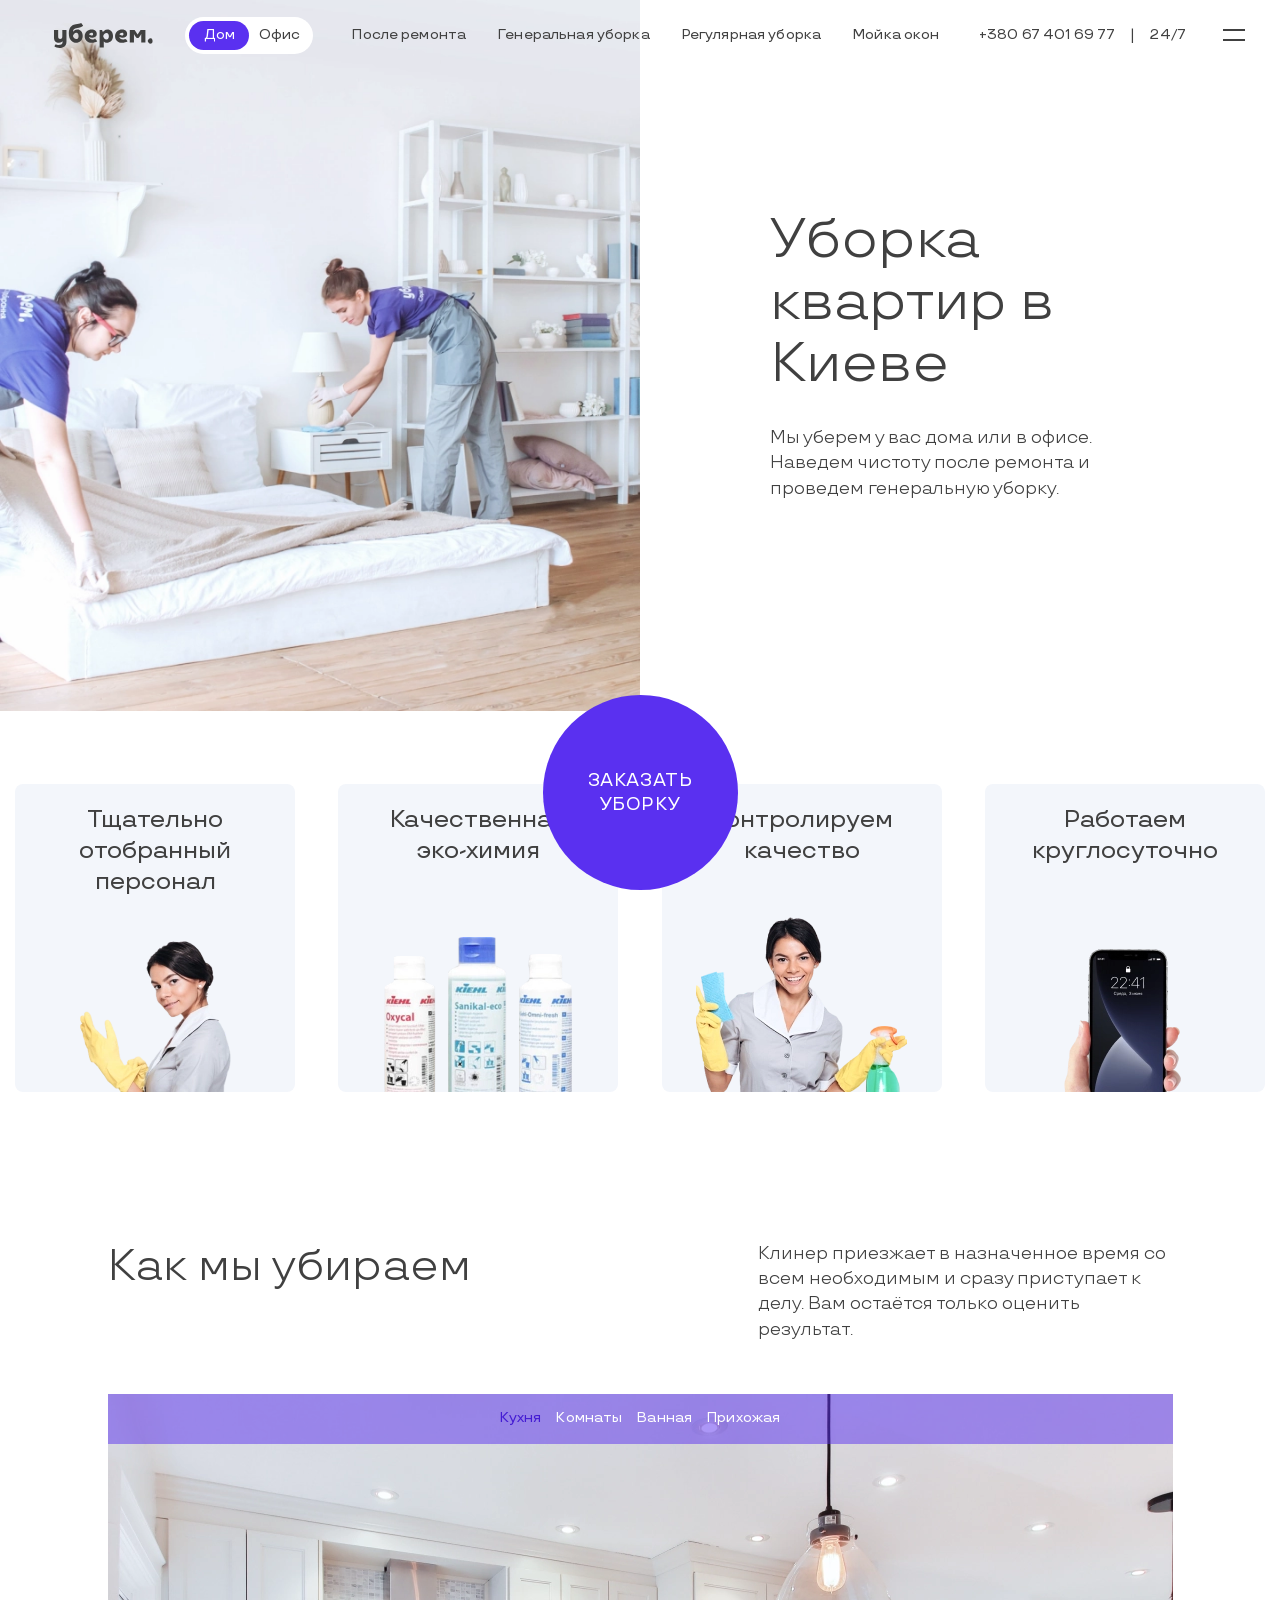
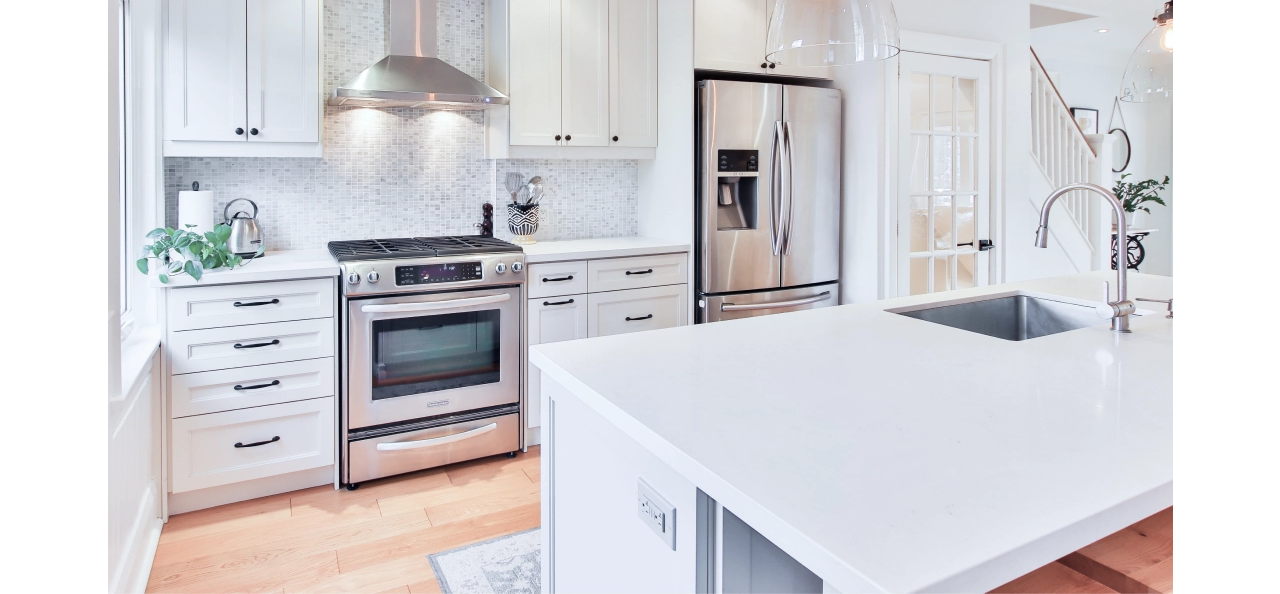
<file: index.html>
<!doctype html>
<html data-n-head-ssr>

<head>
    <meta data-n-head="ssr" charset="utf-8"><meta data-n-head="ssr" name="viewport" content="width=device-width,initial-scale=1,maximum-scale=1,user-scalable=no"><meta data-n-head="ssr" data-hid="description" name="description" content=""><meta data-n-head="ssr" name="format-detection" content="telephone=no"><title>redlab</title><link data-n-head="ssr" rel="icon" type="image/png" href="/icon.png"><link data-n-head="ssr" type="font/ttf" href="/_nuxt/fonts/TTTravels-Regular.92a0c30.ttf" rel="preload" data-class="font_tt_travels font_tt_travels_400_normal" as="font" crossorigin="anonymous" onload='document.documentElement.classList.add("font_tt_travels","font_tt_travels_400_normal")'><link rel="preload" href="/_nuxt/35b1c0f.js" as="script"><link rel="preload" href="/_nuxt/af58a44.js" as="script"><link rel="preload" href="/_nuxt/5d69825.js" as="script"><link rel="preload" href="/_nuxt/a06b39e.js" as="script"><link rel="preload" href="/_nuxt/939958e.js" as="script"><link rel="preload" href="/_nuxt/e70d945.js" as="script"><link rel="preload" href="/_nuxt/a20a121.js" as="script"><link rel="preload" href="/_nuxt/39a92c3.js" as="script"><link rel="preload" href="/_nuxt/0102493.js" as="script"><style data-vue-ssr-id="6724336e:0 ce8636c4:0 2ac78f7c:0 7428f17c:0 3cbfac70:0 49569972:0 506f0eb5:0 260b72d0:0 05957cf2:0 1b9291bb:0 08b3b5da:0 6be71311:0 ebd099f8:0 1fbb96ed:0 6a83555c:0 530cd76e:0">@font-face{font-display:swap;font-family:TTTravels;font-style:normal;font-weight:400;src:local("TTTravels-Regular"),url(/_nuxt/fonts/TTTravels-Regular.92a0c30.ttf) format("truetype")}@font-face{font-display:swap;font-family:TTTravels;font-style:normal;font-weight:500;src:local("TTTravels-Medium"),url(/_nuxt/fonts/TTTravels-Medium.3ed3b93.ttf) format("truetype")}html{background:#fff;overflow-x:hidden}*,html{scroll-behavior:smooth}*{box-sizing:border-box;color:#404040;font-family:TTTravels;font-size:18px;font-style:normal;font-weight:400;line-height:140%}@media(max-width:480px){*{font-size:16px}}::-webkit-scrollbar{background-color:#897df2;width:5px}::-webkit-scrollbar-thumb{background-color:#441bd3;border-radius:9px}.container{margin:0 auto;max-width:1440px;width:100%}a,abbr,acronym,address,applet,article,aside,audio,b,big,blockquote,body,canvas,caption,center,cite,code,dd,del,details,dfn,div,dl,dt,em,embed,fieldset,figcaption,figure,footer,form,h1,h2,h3,h4,h5,h6,header,hgroup,html,i,iframe,img,ins,kbd,label,legend,li,mark,menu,nav,object,ol,output,p,pre,q,ruby,s,samp,section,small,span,strike,strong,sub,summary,sup,table,tbody,td,tfoot,th,thead,time,tr,tt,u,ul,var,video{border:0;margin:0;padding:0;vertical-align:baseline}:focus{outline:0}article,aside,details,figcaption,figure,footer,header,hgroup,menu,nav,section{display:block}body{line-height:1}ol,ul{list-style:none}blockquote,q{quotes:none}blockquote:after,blockquote:before,q:after,q:before{content:"";content:none}input[type=search]::-webkit-search-cancel-button,input[type=search]::-webkit-search-decoration,input[type=search]::-webkit-search-results-button,input[type=search]::-webkit-search-results-decoration{-webkit-appearance:none;-moz-appearance:none}input[type=search]{-webkit-appearance:none;-moz-appearance:none}audio,canvas,video{display:inline-block;max-width:100%}audio:not([controls]){display:none;height:0}[hidden]{display:none}html{font-size:100%;-webkit-text-size-adjust:100%;-ms-text-size-adjust:100%}a:focus{outline:0}a:active,a:hover{outline:0}img{border:0;-ms-interpolation-mode:bicubic}figure,form{margin:0}fieldset{border:1px solid silver;margin:0 2px;padding:.35em .625em .75em}legend{border:0;padding:0;white-space:normal}button,input,select,textarea{font-size:100%;margin:0;vertical-align:baseline}button,input{line-height:normal}button,select{text-transform:none}button,html input[type=button],input[type=reset],input[type=submit]{-webkit-appearance:button;cursor:pointer}button[disabled],html input[disabled]{cursor:default}input[type=checkbox],input[type=radio]{box-sizing:border-box;padding:0}input[type=search]{-webkit-appearance:textfield;box-sizing:content-box}input[type=search]::-webkit-search-cancel-button,input[type=search]::-webkit-search-decoration{-webkit-appearance:none}button::-moz-focus-inner,input::-moz-focus-inner{border:0;padding:0}textarea{overflow:auto;vertical-align:top}table{border-collapse:collapse;border-spacing:0}button,html,input,select,textarea{color:#222}::-moz-selection{background:#b3d4fc;text-shadow:none}::selection{background:#b3d4fc;text-shadow:none}img{vertical-align:middle}fieldset{border:0;margin:0;padding:0}textarea{resize:vertical}.chromeframe{background:#ccc;color:#000;margin:.2em 0;padding:.2em 0}.main-wrapper{max-width:100%}*,html{box-sizing:border-box!important;outline:0!important}li,ol,ul{list-style:none}a{-webkit-text-decoration:none;text-decoration:none}@font-face{font-display:swap;font-family:TTTravels;font-style:normal;font-weight:400;src:local("TTTravels-Regular"),url(/_nuxt/fonts/TTTravels-Regular.92a0c30.ttf) format("truetype")}@font-face{font-display:swap;font-family:TTTravels;font-style:normal;font-weight:500;src:local("TTTravels-Medium"),url(/_nuxt/fonts/TTTravels-Medium.3ed3b93.ttf) format("truetype")}a,abbr,acronym,address,applet,article,aside,audio,b,big,blockquote,body,canvas,caption,center,cite,code,dd,del,details,dfn,div,dl,dt,em,embed,fieldset,figcaption,figure,footer,form,h1,h2,h3,h4,h5,h6,header,hgroup,html,i,iframe,img,ins,kbd,label,legend,li,mark,menu,nav,object,ol,output,p,pre,q,ruby,s,samp,section,small,span,strike,strong,sub,summary,sup,table,tbody,td,tfoot,th,thead,time,tr,tt,u,ul,var,video{border:0;margin:0;padding:0;vertical-align:baseline}:focus{outline:0}article,aside,details,figcaption,figure,footer,header,hgroup,menu,nav,section{display:block}body{line-height:1}ol,ul{list-style:none}blockquote,q{quotes:none}blockquote:after,blockquote:before,q:after,q:before{content:"";content:none}input[type=search]::-webkit-search-cancel-button,input[type=search]::-webkit-search-decoration,input[type=search]::-webkit-search-results-button,input[type=search]::-webkit-search-results-decoration{-webkit-appearance:none;-moz-appearance:none}input[type=search]{-webkit-appearance:none;-moz-appearance:none}audio,canvas,video{display:inline-block;max-width:100%}audio:not([controls]){display:none;height:0}[hidden]{display:none}html{font-size:100%;-webkit-text-size-adjust:100%;-ms-text-size-adjust:100%}a:focus{outline:0}a:active,a:hover{outline:0}img{border:0;-ms-interpolation-mode:bicubic}figure,form{margin:0}fieldset{border:1px solid silver;margin:0 2px;padding:.35em .625em .75em}legend{border:0;padding:0;white-space:normal}button,input,select,textarea{font-size:100%;margin:0;vertical-align:baseline}button,input{line-height:normal}button,select{text-transform:none}button,html input[type=button],input[type=reset],input[type=submit]{-webkit-appearance:button;cursor:pointer}button[disabled],html input[disabled]{cursor:default}input[type=checkbox],input[type=radio]{box-sizing:border-box;padding:0}input[type=search]{-webkit-appearance:textfield;box-sizing:content-box}input[type=search]::-webkit-search-cancel-button,input[type=search]::-webkit-search-decoration{-webkit-appearance:none}button::-moz-focus-inner,input::-moz-focus-inner{border:0;padding:0}textarea{overflow:auto;vertical-align:top}table{border-collapse:collapse;border-spacing:0}button,html,input,select,textarea{color:#222}::-moz-selection{background:#b3d4fc;text-shadow:none}::selection{background:#b3d4fc;text-shadow:none}img{vertical-align:middle}fieldset{border:0;margin:0;padding:0}textarea{resize:vertical}.chromeframe{background:#ccc;color:#000;margin:.2em 0;padding:.2em 0}.main-wrapper{max-width:100%}*,html{box-sizing:border-box!important;outline:0!important}li,ol,ul{list-style:none}a{-webkit-text-decoration:none;text-decoration:none}html{background:#fff;overflow-x:hidden}*,html{scroll-behavior:smooth}*{box-sizing:border-box;color:#404040;font-family:TTTravels;font-size:18px;font-style:normal;font-weight:400;line-height:140%}@media(max-width:480px){*{font-size:16px}}::-webkit-scrollbar{background-color:#897df2;width:5px}::-webkit-scrollbar-thumb{background-color:#441bd3;border-radius:9px}.container{margin:0 auto;max-width:1440px;width:100%}a,abbr,acronym,address,applet,article,aside,audio,b,big,blockquote,body,canvas,caption,center,cite,code,dd,del,details,dfn,div,dl,dt,em,embed,fieldset,figcaption,figure,footer,form,h1,h2,h3,h4,h5,h6,header,hgroup,html,i,iframe,img,ins,kbd,label,legend,li,mark,menu,nav,object,ol,output,p,pre,q,ruby,s,samp,section,small,span,strike,strong,sub,summary,sup,table,tbody,td,tfoot,th,thead,time,tr,tt,u,ul,var,video{border:0;margin:0;padding:0;vertical-align:baseline}:focus{outline:0}article,aside,details,figcaption,figure,footer,header,hgroup,menu,nav,section{display:block}body{line-height:1}ol,ul{list-style:none}blockquote,q{quotes:none}blockquote:after,blockquote:before,q:after,q:before{content:"";content:none}input[type=search]::-webkit-search-cancel-button,input[type=search]::-webkit-search-decoration,input[type=search]::-webkit-search-results-button,input[type=search]::-webkit-search-results-decoration{-webkit-appearance:none;-moz-appearance:none}input[type=search]{-webkit-appearance:none;-moz-appearance:none}audio,canvas,video{display:inline-block;max-width:100%}audio:not([controls]){display:none;height:0}[hidden]{display:none}html{font-size:100%;-webkit-text-size-adjust:100%;-ms-text-size-adjust:100%}a:focus{outline:0}a:active,a:hover{outline:0}img{border:0;-ms-interpolation-mode:bicubic}figure,form{margin:0}fieldset{border:1px solid silver;margin:0 2px;padding:.35em .625em .75em}legend{border:0;padding:0;white-space:normal}button,input,select,textarea{font-size:100%;margin:0;vertical-align:baseline}button,input{line-height:normal}button,select{text-transform:none}button,html input[type=button],input[type=reset],input[type=submit]{-webkit-appearance:button;cursor:pointer}button[disabled],html input[disabled]{cursor:default}input[type=checkbox],input[type=radio]{box-sizing:border-box;padding:0}input[type=search]{-webkit-appearance:textfield;box-sizing:content-box}input[type=search]::-webkit-search-cancel-button,input[type=search]::-webkit-search-decoration{-webkit-appearance:none}button::-moz-focus-inner,input::-moz-focus-inner{border:0;padding:0}textarea{overflow:auto;vertical-align:top}table{border-collapse:collapse;border-spacing:0}button,html,input,select,textarea{color:#222}::-moz-selection{background:#b3d4fc;text-shadow:none}::selection{background:#b3d4fc;text-shadow:none}img{vertical-align:middle}fieldset{border:0;margin:0;padding:0}textarea{resize:vertical}.chromeframe{background:#ccc;color:#000;margin:.2em 0;padding:.2em 0}.main-wrapper{max-width:100%}*,html{box-sizing:border-box!important;outline:0!important}li,ol,ul{list-style:none}a{-webkit-text-decoration:none;text-decoration:none}html{background:#fff;overflow-x:hidden}*,html{scroll-behavior:smooth}*{box-sizing:border-box;color:#404040;font-family:TTTravels;font-size:18px;font-style:normal;font-weight:400;line-height:140%}@media(max-width:480px){*{font-size:16px}}::-webkit-scrollbar{background-color:#897df2;width:5px}::-webkit-scrollbar-thumb{background-color:#441bd3;border-radius:9px}.container{margin:0 auto;max-width:1440px;width:100%}@font-face{font-display:swap;font-family:TTTravels;font-style:normal;font-weight:400;src:local("TTTravels-Regular"),url(/_nuxt/fonts/TTTravels-Regular.92a0c30.ttf) format("truetype")}@font-face{font-display:swap;font-family:TTTravels;font-style:normal;font-weight:500;src:local("TTTravels-Medium"),url(/_nuxt/fonts/TTTravels-Medium.3ed3b93.ttf) format("truetype")}@font-face{font-display:swap;font-family:TTTravels;font-style:normal;font-weight:400;src:local("TTTravels-Regular"),url(/_nuxt/fonts/TTTravels-Regular.92a0c30.ttf) format("truetype")}@font-face{font-display:swap;font-family:TTTravels;font-style:normal;font-weight:500;src:local("TTTravels-Medium"),url(/_nuxt/fonts/TTTravels-Medium.3ed3b93.ttf) format("truetype")}a,abbr,acronym,address,applet,article,aside,audio,b,big,blockquote,body,canvas,caption,center,cite,code,dd,del,details,dfn,div,dl,dt,em,embed,fieldset,figcaption,figure,footer,form,h1,h2,h3,h4,h5,h6,header,hgroup,html,i,iframe,img,ins,kbd,label,legend,li,mark,menu,nav,object,ol,output,p,pre,q,ruby,s,samp,section,small,span,strike,strong,sub,summary,sup,table,tbody,td,tfoot,th,thead,time,tr,tt,u,ul,var,video{border:0;margin:0;padding:0;vertical-align:baseline}:focus{outline:0}article,aside,details,figcaption,figure,footer,header,hgroup,menu,nav,section{display:block}body{line-height:1}ol,ul{list-style:none}blockquote,q{quotes:none}blockquote:after,blockquote:before,q:after,q:before{content:"";content:none}input[type=search]::-webkit-search-cancel-button,input[type=search]::-webkit-search-decoration,input[type=search]::-webkit-search-results-button,input[type=search]::-webkit-search-results-decoration{-webkit-appearance:none;-moz-appearance:none}input[type=search]{-webkit-appearance:none;-moz-appearance:none}audio,canvas,video{display:inline-block;max-width:100%}audio:not([controls]){display:none;height:0}[hidden]{display:none}html{font-size:100%;-webkit-text-size-adjust:100%;-ms-text-size-adjust:100%}a:focus{outline:0}a:active,a:hover{outline:0}img{border:0;-ms-interpolation-mode:bicubic}figure,form{margin:0}fieldset{border:1px solid silver;margin:0 2px;padding:.35em .625em .75em}legend{border:0;padding:0;white-space:normal}button,input,select,textarea{font-size:100%;margin:0;vertical-align:baseline}button,input{line-height:normal}button,select{text-transform:none}button,html input[type=button],input[type=reset],input[type=submit]{-webkit-appearance:button;cursor:pointer}button[disabled],html input[disabled]{cursor:default}input[type=checkbox],input[type=radio]{box-sizing:border-box;padding:0}input[type=search]{-webkit-appearance:textfield;box-sizing:content-box}input[type=search]::-webkit-search-cancel-button,input[type=search]::-webkit-search-decoration{-webkit-appearance:none}button::-moz-focus-inner,input::-moz-focus-inner{border:0;padding:0}textarea{overflow:auto;vertical-align:top}table{border-collapse:collapse;border-spacing:0}button,html,input,select,textarea{color:#222}::-moz-selection{background:#b3d4fc;text-shadow:none}::selection{background:#b3d4fc;text-shadow:none}img{vertical-align:middle}fieldset{border:0;margin:0;padding:0}textarea{resize:vertical}.chromeframe{background:#ccc;color:#000;margin:.2em 0;padding:.2em 0}.main-wrapper{max-width:100%}*,html{box-sizing:border-box!important;outline:0!important}li,ol,ul{list-style:none}a{-webkit-text-decoration:none;text-decoration:none}html{background:#fff;overflow-x:hidden}*,html{scroll-behavior:smooth}*{box-sizing:border-box;color:#404040;font-family:TTTravels;font-size:18px;font-style:normal;font-weight:400;line-height:140%}@media(max-width:480px){*{font-size:16px}}::-webkit-scrollbar{background-color:#897df2;width:5px}::-webkit-scrollbar-thumb{background-color:#441bd3;border-radius:9px}.container{margin:0 auto;max-width:1440px;width:100%}@font-face{font-display:block;font-family:TTTravels;font-feature-settings:normal;font-stretch:normal;font-style:normal;font-variant:normal;font-weight:400;src:url(/_nuxt/fonts/TTTravels-Regular.92a0c30.ttf) format("truetype")}.nuxt-progress{background-color:#000;height:2px;left:0;opacity:1;position:fixed;right:0;top:0;transition:width .1s,opacity .4s;width:0;z-index:999999}.nuxt-progress.nuxt-progress-notransition{transition:none}.nuxt-progress-failed{background-color:red}@font-face{font-display:swap;font-family:TTTravels;font-style:normal;font-weight:400;src:local("TTTravels-Regular"),url(/_nuxt/fonts/TTTravels-Regular.92a0c30.ttf) format("truetype")}@font-face{font-display:swap;font-family:TTTravels;font-style:normal;font-weight:500;src:local("TTTravels-Medium"),url(/_nuxt/fonts/TTTravels-Medium.3ed3b93.ttf) format("truetype")}a[data-v-313032a4],abbr[data-v-313032a4],acronym[data-v-313032a4],address[data-v-313032a4],applet[data-v-313032a4],article[data-v-313032a4],aside[data-v-313032a4],audio[data-v-313032a4],b[data-v-313032a4],big[data-v-313032a4],blockquote[data-v-313032a4],body[data-v-313032a4],canvas[data-v-313032a4],caption[data-v-313032a4],center[data-v-313032a4],cite[data-v-313032a4],code[data-v-313032a4],dd[data-v-313032a4],del[data-v-313032a4],details[data-v-313032a4],dfn[data-v-313032a4],div[data-v-313032a4],dl[data-v-313032a4],dt[data-v-313032a4],em[data-v-313032a4],embed[data-v-313032a4],fieldset[data-v-313032a4],figcaption[data-v-313032a4],figure[data-v-313032a4],footer[data-v-313032a4],form[data-v-313032a4],h1[data-v-313032a4],h2[data-v-313032a4],h3[data-v-313032a4],h4[data-v-313032a4],h5[data-v-313032a4],h6[data-v-313032a4],header[data-v-313032a4],hgroup[data-v-313032a4],html[data-v-313032a4],i[data-v-313032a4],iframe[data-v-313032a4],img[data-v-313032a4],ins[data-v-313032a4],kbd[data-v-313032a4],label[data-v-313032a4],legend[data-v-313032a4],li[data-v-313032a4],mark[data-v-313032a4],menu[data-v-313032a4],nav[data-v-313032a4],object[data-v-313032a4],ol[data-v-313032a4],output[data-v-313032a4],p[data-v-313032a4],pre[data-v-313032a4],q[data-v-313032a4],ruby[data-v-313032a4],s[data-v-313032a4],samp[data-v-313032a4],section[data-v-313032a4],small[data-v-313032a4],span[data-v-313032a4],strike[data-v-313032a4],strong[data-v-313032a4],sub[data-v-313032a4],summary[data-v-313032a4],sup[data-v-313032a4],table[data-v-313032a4],tbody[data-v-313032a4],td[data-v-313032a4],tfoot[data-v-313032a4],th[data-v-313032a4],thead[data-v-313032a4],time[data-v-313032a4],tr[data-v-313032a4],tt[data-v-313032a4],u[data-v-313032a4],ul[data-v-313032a4],var[data-v-313032a4],video[data-v-313032a4]{border:0;margin:0;padding:0;vertical-align:baseline}[data-v-313032a4]:focus{outline:0}article[data-v-313032a4],aside[data-v-313032a4],details[data-v-313032a4],figcaption[data-v-313032a4],figure[data-v-313032a4],footer[data-v-313032a4],header[data-v-313032a4],hgroup[data-v-313032a4],menu[data-v-313032a4],nav[data-v-313032a4],section[data-v-313032a4]{display:block}body[data-v-313032a4]{line-height:1}ol[data-v-313032a4],ul[data-v-313032a4]{list-style:none}blockquote[data-v-313032a4],q[data-v-313032a4]{quotes:none}blockquote[data-v-313032a4]:after,blockquote[data-v-313032a4]:before,q[data-v-313032a4]:after,q[data-v-313032a4]:before{content:"";content:none}input[type=search][data-v-313032a4]::-webkit-search-cancel-button,input[type=search][data-v-313032a4]::-webkit-search-decoration,input[type=search][data-v-313032a4]::-webkit-search-results-button,input[type=search][data-v-313032a4]::-webkit-search-results-decoration{-webkit-appearance:none;-moz-appearance:none}input[type=search][data-v-313032a4]{-webkit-appearance:none;-moz-appearance:none}audio[data-v-313032a4],canvas[data-v-313032a4],video[data-v-313032a4]{display:inline-block;max-width:100%}audio[data-v-313032a4]:not([controls]){display:none;height:0}[hidden][data-v-313032a4]{display:none}html[data-v-313032a4]{font-size:100%;-webkit-text-size-adjust:100%;-ms-text-size-adjust:100%}a[data-v-313032a4]:focus{outline:0}a[data-v-313032a4]:active,a[data-v-313032a4]:hover{outline:0}img[data-v-313032a4]{border:0;-ms-interpolation-mode:bicubic}figure[data-v-313032a4],form[data-v-313032a4]{margin:0}fieldset[data-v-313032a4]{border:1px solid silver;margin:0 2px;padding:.35em .625em .75em}legend[data-v-313032a4]{border:0;padding:0;white-space:normal}button[data-v-313032a4],input[data-v-313032a4],select[data-v-313032a4],textarea[data-v-313032a4]{font-size:100%;margin:0;vertical-align:baseline}button[data-v-313032a4],input[data-v-313032a4]{line-height:normal}button[data-v-313032a4],select[data-v-313032a4]{text-transform:none}button[data-v-313032a4],html input[type=button][data-v-313032a4],input[type=reset][data-v-313032a4],input[type=submit][data-v-313032a4]{-webkit-appearance:button;cursor:pointer}button[disabled][data-v-313032a4],html input[disabled][data-v-313032a4]{cursor:default}input[type=checkbox][data-v-313032a4],input[type=radio][data-v-313032a4]{box-sizing:border-box;padding:0}input[type=search][data-v-313032a4]{-webkit-appearance:textfield;box-sizing:content-box}input[type=search][data-v-313032a4]::-webkit-search-cancel-button,input[type=search][data-v-313032a4]::-webkit-search-decoration{-webkit-appearance:none}button[data-v-313032a4]::-moz-focus-inner,input[data-v-313032a4]::-moz-focus-inner{border:0;padding:0}textarea[data-v-313032a4]{overflow:auto;vertical-align:top}table[data-v-313032a4]{border-collapse:collapse;border-spacing:0}button[data-v-313032a4],html[data-v-313032a4],input[data-v-313032a4],select[data-v-313032a4],textarea[data-v-313032a4]{color:#222}[data-v-313032a4]::-moz-selection{background:#b3d4fc;text-shadow:none}[data-v-313032a4]::selection{background:#b3d4fc;text-shadow:none}img[data-v-313032a4]{vertical-align:middle}fieldset[data-v-313032a4]{border:0;margin:0;padding:0}textarea[data-v-313032a4]{resize:vertical}.chromeframe[data-v-313032a4]{background:#ccc;color:#000;margin:.2em 0;padding:.2em 0}.main-wrapper[data-v-313032a4]{max-width:100%}[data-v-313032a4],html[data-v-313032a4]{box-sizing:border-box!important;outline:0!important}li[data-v-313032a4],ol[data-v-313032a4],ul[data-v-313032a4]{list-style:none}a[data-v-313032a4]{-webkit-text-decoration:none;text-decoration:none}html[data-v-313032a4]{background:#fff;overflow-x:hidden}[data-v-313032a4],html[data-v-313032a4]{scroll-behavior:smooth}[data-v-313032a4]{box-sizing:border-box;color:#404040;font-family:TTTravels;font-size:18px;font-style:normal;font-weight:400;line-height:140%}@media(max-width:480px){[data-v-313032a4]{font-size:16px}}[data-v-313032a4]::-webkit-scrollbar{background-color:#897df2;width:5px}[data-v-313032a4]::-webkit-scrollbar-thumb{background-color:#441bd3;border-radius:9px}.container[data-v-313032a4]{margin:0 auto;max-width:1440px;width:100%}.header[data-v-313032a4]{position:sticky;top:0;z-index:10}.header.shadow[data-v-313032a4]{background:#fff;box-shadow:0 2px 14px 0 rgba(0,0,0,.07);transition:.3s}.header.shadow .toggler[data-v-313032a4]{border-color:#e2e8f0}.container[data-v-313032a4]{align-items:center;display:flex;height:70px;justify-content:space-between;padding-left:54px;padding-right:30px}@media(max-width:1240px){.container[data-v-313032a4]{padding:0 15px}}.container .header__col[data-v-313032a4]{align-items:center;-moz-column-gap:32px;column-gap:32px;display:flex}@media(max-width:1240px){.container .header__col[data-v-313032a4]{-moz-column-gap:18px;column-gap:18px}}@media(max-width:1080px){.container .header__col.nav[data-v-313032a4]{display:none}}.container .nav-link[data-v-313032a4],.container span[data-v-313032a4]{color:#404040;font-family:TTTravels;font-size:16px;font-weight:500;letter-spacing:.01em;line-height:120%;transition:.3s}@media(hover:hover){.container .nav-link[data-v-313032a4]:hover,.container span[data-v-313032a4]:hover{color:#897df2;cursor:pointer;transition:.3s}}@media(max-width:1300px){.container .nav-link[data-v-313032a4],.container span[data-v-313032a4]{font-size:14px}}.container .right-col .nav-link[data-v-313032a4]{align-items:center;-moz-column-gap:15px;column-gap:15px;display:flex}@media(max-width:1080px){.container .right-col .nav-link[data-v-313032a4]{display:none}}.container .logo svg[data-v-313032a4]{min-width:99px}@font-face{font-display:swap;font-family:TTTravels;font-style:normal;font-weight:400;src:local("TTTravels-Regular"),url(/_nuxt/fonts/TTTravels-Regular.92a0c30.ttf) format("truetype")}@font-face{font-display:swap;font-family:TTTravels;font-style:normal;font-weight:500;src:local("TTTravels-Medium"),url(/_nuxt/fonts/TTTravels-Medium.3ed3b93.ttf) format("truetype")}a[data-v-2f3cc128],abbr[data-v-2f3cc128],acronym[data-v-2f3cc128],address[data-v-2f3cc128],applet[data-v-2f3cc128],article[data-v-2f3cc128],aside[data-v-2f3cc128],audio[data-v-2f3cc128],b[data-v-2f3cc128],big[data-v-2f3cc128],blockquote[data-v-2f3cc128],body[data-v-2f3cc128],canvas[data-v-2f3cc128],caption[data-v-2f3cc128],center[data-v-2f3cc128],cite[data-v-2f3cc128],code[data-v-2f3cc128],dd[data-v-2f3cc128],del[data-v-2f3cc128],details[data-v-2f3cc128],dfn[data-v-2f3cc128],div[data-v-2f3cc128],dl[data-v-2f3cc128],dt[data-v-2f3cc128],em[data-v-2f3cc128],embed[data-v-2f3cc128],fieldset[data-v-2f3cc128],figcaption[data-v-2f3cc128],figure[data-v-2f3cc128],footer[data-v-2f3cc128],form[data-v-2f3cc128],h1[data-v-2f3cc128],h2[data-v-2f3cc128],h3[data-v-2f3cc128],h4[data-v-2f3cc128],h5[data-v-2f3cc128],h6[data-v-2f3cc128],header[data-v-2f3cc128],hgroup[data-v-2f3cc128],html[data-v-2f3cc128],i[data-v-2f3cc128],iframe[data-v-2f3cc128],img[data-v-2f3cc128],ins[data-v-2f3cc128],kbd[data-v-2f3cc128],label[data-v-2f3cc128],legend[data-v-2f3cc128],li[data-v-2f3cc128],mark[data-v-2f3cc128],menu[data-v-2f3cc128],nav[data-v-2f3cc128],object[data-v-2f3cc128],ol[data-v-2f3cc128],output[data-v-2f3cc128],p[data-v-2f3cc128],pre[data-v-2f3cc128],q[data-v-2f3cc128],ruby[data-v-2f3cc128],s[data-v-2f3cc128],samp[data-v-2f3cc128],section[data-v-2f3cc128],small[data-v-2f3cc128],span[data-v-2f3cc128],strike[data-v-2f3cc128],strong[data-v-2f3cc128],sub[data-v-2f3cc128],summary[data-v-2f3cc128],sup[data-v-2f3cc128],table[data-v-2f3cc128],tbody[data-v-2f3cc128],td[data-v-2f3cc128],tfoot[data-v-2f3cc128],th[data-v-2f3cc128],thead[data-v-2f3cc128],time[data-v-2f3cc128],tr[data-v-2f3cc128],tt[data-v-2f3cc128],u[data-v-2f3cc128],ul[data-v-2f3cc128],var[data-v-2f3cc128],video[data-v-2f3cc128]{border:0;margin:0;padding:0;vertical-align:baseline}[data-v-2f3cc128]:focus{outline:0}article[data-v-2f3cc128],aside[data-v-2f3cc128],details[data-v-2f3cc128],figcaption[data-v-2f3cc128],figure[data-v-2f3cc128],footer[data-v-2f3cc128],header[data-v-2f3cc128],hgroup[data-v-2f3cc128],menu[data-v-2f3cc128],nav[data-v-2f3cc128],section[data-v-2f3cc128]{display:block}body[data-v-2f3cc128]{line-height:1}ol[data-v-2f3cc128],ul[data-v-2f3cc128]{list-style:none}blockquote[data-v-2f3cc128],q[data-v-2f3cc128]{quotes:none}blockquote[data-v-2f3cc128]:after,blockquote[data-v-2f3cc128]:before,q[data-v-2f3cc128]:after,q[data-v-2f3cc128]:before{content:"";content:none}input[type=search][data-v-2f3cc128]::-webkit-search-cancel-button,input[type=search][data-v-2f3cc128]::-webkit-search-decoration,input[type=search][data-v-2f3cc128]::-webkit-search-results-button,input[type=search][data-v-2f3cc128]::-webkit-search-results-decoration{-webkit-appearance:none;-moz-appearance:none}input[type=search][data-v-2f3cc128]{-webkit-appearance:none;-moz-appearance:none}audio[data-v-2f3cc128],canvas[data-v-2f3cc128],video[data-v-2f3cc128]{display:inline-block;max-width:100%}audio[data-v-2f3cc128]:not([controls]){display:none;height:0}[hidden][data-v-2f3cc128]{display:none}html[data-v-2f3cc128]{font-size:100%;-webkit-text-size-adjust:100%;-ms-text-size-adjust:100%}a[data-v-2f3cc128]:focus{outline:0}a[data-v-2f3cc128]:active,a[data-v-2f3cc128]:hover{outline:0}img[data-v-2f3cc128]{border:0;-ms-interpolation-mode:bicubic}figure[data-v-2f3cc128],form[data-v-2f3cc128]{margin:0}fieldset[data-v-2f3cc128]{border:1px solid silver;margin:0 2px;padding:.35em .625em .75em}legend[data-v-2f3cc128]{border:0;padding:0;white-space:normal}button[data-v-2f3cc128],input[data-v-2f3cc128],select[data-v-2f3cc128],textarea[data-v-2f3cc128]{font-size:100%;margin:0;vertical-align:baseline}button[data-v-2f3cc128],input[data-v-2f3cc128]{line-height:normal}button[data-v-2f3cc128],select[data-v-2f3cc128]{text-transform:none}button[data-v-2f3cc128],html input[type=button][data-v-2f3cc128],input[type=reset][data-v-2f3cc128],input[type=submit][data-v-2f3cc128]{-webkit-appearance:button;cursor:pointer}button[disabled][data-v-2f3cc128],html input[disabled][data-v-2f3cc128]{cursor:default}input[type=checkbox][data-v-2f3cc128],input[type=radio][data-v-2f3cc128]{box-sizing:border-box;padding:0}input[type=search][data-v-2f3cc128]{-webkit-appearance:textfield;box-sizing:content-box}input[type=search][data-v-2f3cc128]::-webkit-search-cancel-button,input[type=search][data-v-2f3cc128]::-webkit-search-decoration{-webkit-appearance:none}button[data-v-2f3cc128]::-moz-focus-inner,input[data-v-2f3cc128]::-moz-focus-inner{border:0;padding:0}textarea[data-v-2f3cc128]{overflow:auto;vertical-align:top}table[data-v-2f3cc128]{border-collapse:collapse;border-spacing:0}button[data-v-2f3cc128],html[data-v-2f3cc128],input[data-v-2f3cc128],select[data-v-2f3cc128],textarea[data-v-2f3cc128]{color:#222}[data-v-2f3cc128]::-moz-selection{background:#b3d4fc;text-shadow:none}[data-v-2f3cc128]::selection{background:#b3d4fc;text-shadow:none}img[data-v-2f3cc128]{vertical-align:middle}fieldset[data-v-2f3cc128]{border:0;margin:0;padding:0}textarea[data-v-2f3cc128]{resize:vertical}.chromeframe[data-v-2f3cc128]{background:#ccc;color:#000;margin:.2em 0;padding:.2em 0}.main-wrapper[data-v-2f3cc128]{max-width:100%}[data-v-2f3cc128],html[data-v-2f3cc128]{box-sizing:border-box!important;outline:0!important}li[data-v-2f3cc128],ol[data-v-2f3cc128],ul[data-v-2f3cc128]{list-style:none}a[data-v-2f3cc128]{-webkit-text-decoration:none;text-decoration:none}html[data-v-2f3cc128]{background:#fff;overflow-x:hidden}[data-v-2f3cc128],html[data-v-2f3cc128]{scroll-behavior:smooth}[data-v-2f3cc128]{box-sizing:border-box;color:#404040;font-family:TTTravels;font-size:18px;font-style:normal;font-weight:400;line-height:140%}@media(max-width:480px){[data-v-2f3cc128]{font-size:16px}}[data-v-2f3cc128]::-webkit-scrollbar{background-color:#897df2;width:5px}[data-v-2f3cc128]::-webkit-scrollbar-thumb{background-color:#441bd3;border-radius:9px}.container[data-v-2f3cc128]{margin:0 auto;max-width:1440px;width:100%}.toggler[data-v-2f3cc128]{background:#fff;border:1px solid transparent;border-radius:34px;height:37px;justify-content:space-between;padding:3px;transition:.3s;width:100%}.toggler .button-item[data-v-2f3cc128],.toggler[data-v-2f3cc128]{align-items:center;display:flex}.toggler .button-item[data-v-2f3cc128]{background:0 0;border:none;border-radius:34px;-moz-column-gap:4px;column-gap:4px;flex-grow:1;height:100%;justify-content:center;max-width:50%;padding:0 12px}.toggler .button-item span[data-v-2f3cc128]{font-family:TTTravels;font-size:14px;font-weight:500;line-height:110%;transition:.3s}.toggler .button-item:hover:not(.active) span[data-v-2f3cc128]{color:#5a30f0;transition:.3s}.toggler .button-item.active[data-v-2f3cc128]{background:#5a30f0}.toggler .button-item.active span[data-v-2f3cc128]{color:#fff}@font-face{font-display:swap;font-family:TTTravels;font-style:normal;font-weight:400;src:local("TTTravels-Regular"),url(/_nuxt/fonts/TTTravels-Regular.92a0c30.ttf) format("truetype")}@font-face{font-display:swap;font-family:TTTravels;font-style:normal;font-weight:500;src:local("TTTravels-Medium"),url(/_nuxt/fonts/TTTravels-Medium.3ed3b93.ttf) format("truetype")}a[data-v-30c03b0a],abbr[data-v-30c03b0a],acronym[data-v-30c03b0a],address[data-v-30c03b0a],applet[data-v-30c03b0a],article[data-v-30c03b0a],aside[data-v-30c03b0a],audio[data-v-30c03b0a],b[data-v-30c03b0a],big[data-v-30c03b0a],blockquote[data-v-30c03b0a],body[data-v-30c03b0a],canvas[data-v-30c03b0a],caption[data-v-30c03b0a],center[data-v-30c03b0a],cite[data-v-30c03b0a],code[data-v-30c03b0a],dd[data-v-30c03b0a],del[data-v-30c03b0a],details[data-v-30c03b0a],dfn[data-v-30c03b0a],div[data-v-30c03b0a],dl[data-v-30c03b0a],dt[data-v-30c03b0a],em[data-v-30c03b0a],embed[data-v-30c03b0a],fieldset[data-v-30c03b0a],figcaption[data-v-30c03b0a],figure[data-v-30c03b0a],footer[data-v-30c03b0a],form[data-v-30c03b0a],h1[data-v-30c03b0a],h2[data-v-30c03b0a],h3[data-v-30c03b0a],h4[data-v-30c03b0a],h5[data-v-30c03b0a],h6[data-v-30c03b0a],header[data-v-30c03b0a],hgroup[data-v-30c03b0a],html[data-v-30c03b0a],i[data-v-30c03b0a],iframe[data-v-30c03b0a],img[data-v-30c03b0a],ins[data-v-30c03b0a],kbd[data-v-30c03b0a],label[data-v-30c03b0a],legend[data-v-30c03b0a],li[data-v-30c03b0a],mark[data-v-30c03b0a],menu[data-v-30c03b0a],nav[data-v-30c03b0a],object[data-v-30c03b0a],ol[data-v-30c03b0a],output[data-v-30c03b0a],p[data-v-30c03b0a],pre[data-v-30c03b0a],q[data-v-30c03b0a],ruby[data-v-30c03b0a],s[data-v-30c03b0a],samp[data-v-30c03b0a],section[data-v-30c03b0a],small[data-v-30c03b0a],span[data-v-30c03b0a],strike[data-v-30c03b0a],strong[data-v-30c03b0a],sub[data-v-30c03b0a],summary[data-v-30c03b0a],sup[data-v-30c03b0a],table[data-v-30c03b0a],tbody[data-v-30c03b0a],td[data-v-30c03b0a],tfoot[data-v-30c03b0a],th[data-v-30c03b0a],thead[data-v-30c03b0a],time[data-v-30c03b0a],tr[data-v-30c03b0a],tt[data-v-30c03b0a],u[data-v-30c03b0a],ul[data-v-30c03b0a],var[data-v-30c03b0a],video[data-v-30c03b0a]{border:0;margin:0;padding:0;vertical-align:baseline}[data-v-30c03b0a]:focus{outline:0}article[data-v-30c03b0a],aside[data-v-30c03b0a],details[data-v-30c03b0a],figcaption[data-v-30c03b0a],figure[data-v-30c03b0a],footer[data-v-30c03b0a],header[data-v-30c03b0a],hgroup[data-v-30c03b0a],menu[data-v-30c03b0a],nav[data-v-30c03b0a],section[data-v-30c03b0a]{display:block}body[data-v-30c03b0a]{line-height:1}ol[data-v-30c03b0a],ul[data-v-30c03b0a]{list-style:none}blockquote[data-v-30c03b0a],q[data-v-30c03b0a]{quotes:none}blockquote[data-v-30c03b0a]:after,blockquote[data-v-30c03b0a]:before,q[data-v-30c03b0a]:after,q[data-v-30c03b0a]:before{content:"";content:none}input[type=search][data-v-30c03b0a]::-webkit-search-cancel-button,input[type=search][data-v-30c03b0a]::-webkit-search-decoration,input[type=search][data-v-30c03b0a]::-webkit-search-results-button,input[type=search][data-v-30c03b0a]::-webkit-search-results-decoration{-webkit-appearance:none;-moz-appearance:none}input[type=search][data-v-30c03b0a]{-webkit-appearance:none;-moz-appearance:none}audio[data-v-30c03b0a],canvas[data-v-30c03b0a],video[data-v-30c03b0a]{display:inline-block;max-width:100%}audio[data-v-30c03b0a]:not([controls]){display:none;height:0}[hidden][data-v-30c03b0a]{display:none}html[data-v-30c03b0a]{font-size:100%;-webkit-text-size-adjust:100%;-ms-text-size-adjust:100%}a[data-v-30c03b0a]:focus{outline:0}a[data-v-30c03b0a]:active,a[data-v-30c03b0a]:hover{outline:0}img[data-v-30c03b0a]{border:0;-ms-interpolation-mode:bicubic}figure[data-v-30c03b0a],form[data-v-30c03b0a]{margin:0}fieldset[data-v-30c03b0a]{border:1px solid silver;margin:0 2px;padding:.35em .625em .75em}legend[data-v-30c03b0a]{border:0;padding:0;white-space:normal}button[data-v-30c03b0a],input[data-v-30c03b0a],select[data-v-30c03b0a],textarea[data-v-30c03b0a]{font-size:100%;margin:0;vertical-align:baseline}button[data-v-30c03b0a],input[data-v-30c03b0a]{line-height:normal}button[data-v-30c03b0a],select[data-v-30c03b0a]{text-transform:none}button[data-v-30c03b0a],html input[type=button][data-v-30c03b0a],input[type=reset][data-v-30c03b0a],input[type=submit][data-v-30c03b0a]{-webkit-appearance:button;cursor:pointer}button[disabled][data-v-30c03b0a],html input[disabled][data-v-30c03b0a]{cursor:default}input[type=checkbox][data-v-30c03b0a],input[type=radio][data-v-30c03b0a]{box-sizing:border-box;padding:0}input[type=search][data-v-30c03b0a]{-webkit-appearance:textfield;box-sizing:content-box}input[type=search][data-v-30c03b0a]::-webkit-search-cancel-button,input[type=search][data-v-30c03b0a]::-webkit-search-decoration{-webkit-appearance:none}button[data-v-30c03b0a]::-moz-focus-inner,input[data-v-30c03b0a]::-moz-focus-inner{border:0;padding:0}textarea[data-v-30c03b0a]{overflow:auto;vertical-align:top}table[data-v-30c03b0a]{border-collapse:collapse;border-spacing:0}button[data-v-30c03b0a],html[data-v-30c03b0a],input[data-v-30c03b0a],select[data-v-30c03b0a],textarea[data-v-30c03b0a]{color:#222}[data-v-30c03b0a]::-moz-selection{background:#b3d4fc;text-shadow:none}[data-v-30c03b0a]::selection{background:#b3d4fc;text-shadow:none}img[data-v-30c03b0a]{vertical-align:middle}fieldset[data-v-30c03b0a]{border:0;margin:0;padding:0}textarea[data-v-30c03b0a]{resize:vertical}.chromeframe[data-v-30c03b0a]{background:#ccc;color:#000;margin:.2em 0;padding:.2em 0}.main-wrapper[data-v-30c03b0a]{max-width:100%}[data-v-30c03b0a],html[data-v-30c03b0a]{box-sizing:border-box!important;outline:0!important}li[data-v-30c03b0a],ol[data-v-30c03b0a],ul[data-v-30c03b0a]{list-style:none}a[data-v-30c03b0a]{-webkit-text-decoration:none;text-decoration:none}html[data-v-30c03b0a]{background:#fff;overflow-x:hidden}[data-v-30c03b0a],html[data-v-30c03b0a]{scroll-behavior:smooth}[data-v-30c03b0a]{box-sizing:border-box;color:#404040;font-family:TTTravels;font-size:18px;font-style:normal;font-weight:400;line-height:140%}@media(max-width:480px){[data-v-30c03b0a]{font-size:16px}}[data-v-30c03b0a]::-webkit-scrollbar{background-color:#897df2;width:5px}[data-v-30c03b0a]::-webkit-scrollbar-thumb{background-color:#441bd3;border-radius:9px}.container[data-v-30c03b0a]{margin:0 auto;max-width:1440px;width:100%}.mobile-menu[data-v-30c03b0a]{position:relative;z-index:20}.menu-btn[data-v-30c03b0a]{background:0 0;border:none;display:flex;flex-direction:column;height:32px;justify-content:center;padding:0 5px;position:relative;row-gap:8px;width:32px;z-index:19}.menu-btn span[data-v-30c03b0a]{background:#404040;display:flex;height:2px;transform-origin:center;transition:.3s;width:100%}@media(max-width:1080px){.menu-btn.cross span[data-v-30c03b0a]{transition:.3s}.menu-btn.cross span[data-v-30c03b0a]:first-child{margin-bottom:-5px;transform:rotate(45deg);transition:transform .3s ease .3s,margin .3s}.menu-btn.cross span[data-v-30c03b0a]:nth-child(2){margin-top:-5px;transform:rotate(-45deg);transition:transform .3s ease .3s,margin .3s}}.menu[data-v-30c03b0a]{background:#fff;height:100dvh;overflow:hidden;position:fixed;right:0;top:0;transition:.3s;width:0;z-index:12}@media(max-width:1080px){.menu.show[data-v-30c03b0a]{box-shadow:-1px 0 20px 1px #404040;transition:.3s;width:320px}}@media(max-width:380px){.menu.show[data-v-30c03b0a]{width:100%}}.menu .nav-wrapper[data-v-30c03b0a]{display:flex;flex-direction:column;height:100%;justify-content:center;min-width:320px;padding:15px;row-gap:32px}@font-face{font-display:swap;font-family:TTTravels;font-style:normal;font-weight:400;src:local("TTTravels-Regular"),url(/_nuxt/fonts/TTTravels-Regular.92a0c30.ttf) format("truetype")}@font-face{font-display:swap;font-family:TTTravels;font-style:normal;font-weight:500;src:local("TTTravels-Medium"),url(/_nuxt/fonts/TTTravels-Medium.3ed3b93.ttf) format("truetype")}a[data-v-1623f184],abbr[data-v-1623f184],acronym[data-v-1623f184],address[data-v-1623f184],applet[data-v-1623f184],article[data-v-1623f184],aside[data-v-1623f184],audio[data-v-1623f184],b[data-v-1623f184],big[data-v-1623f184],blockquote[data-v-1623f184],body[data-v-1623f184],canvas[data-v-1623f184],caption[data-v-1623f184],center[data-v-1623f184],cite[data-v-1623f184],code[data-v-1623f184],dd[data-v-1623f184],del[data-v-1623f184],details[data-v-1623f184],dfn[data-v-1623f184],div[data-v-1623f184],dl[data-v-1623f184],dt[data-v-1623f184],em[data-v-1623f184],embed[data-v-1623f184],fieldset[data-v-1623f184],figcaption[data-v-1623f184],figure[data-v-1623f184],footer[data-v-1623f184],form[data-v-1623f184],h1[data-v-1623f184],h2[data-v-1623f184],h3[data-v-1623f184],h4[data-v-1623f184],h5[data-v-1623f184],h6[data-v-1623f184],header[data-v-1623f184],hgroup[data-v-1623f184],html[data-v-1623f184],i[data-v-1623f184],iframe[data-v-1623f184],img[data-v-1623f184],ins[data-v-1623f184],kbd[data-v-1623f184],label[data-v-1623f184],legend[data-v-1623f184],li[data-v-1623f184],mark[data-v-1623f184],menu[data-v-1623f184],nav[data-v-1623f184],object[data-v-1623f184],ol[data-v-1623f184],output[data-v-1623f184],p[data-v-1623f184],pre[data-v-1623f184],q[data-v-1623f184],ruby[data-v-1623f184],s[data-v-1623f184],samp[data-v-1623f184],section[data-v-1623f184],small[data-v-1623f184],span[data-v-1623f184],strike[data-v-1623f184],strong[data-v-1623f184],sub[data-v-1623f184],summary[data-v-1623f184],sup[data-v-1623f184],table[data-v-1623f184],tbody[data-v-1623f184],td[data-v-1623f184],tfoot[data-v-1623f184],th[data-v-1623f184],thead[data-v-1623f184],time[data-v-1623f184],tr[data-v-1623f184],tt[data-v-1623f184],u[data-v-1623f184],ul[data-v-1623f184],var[data-v-1623f184],video[data-v-1623f184]{border:0;margin:0;padding:0;vertical-align:baseline}[data-v-1623f184]:focus{outline:0}article[data-v-1623f184],aside[data-v-1623f184],details[data-v-1623f184],figcaption[data-v-1623f184],figure[data-v-1623f184],footer[data-v-1623f184],header[data-v-1623f184],hgroup[data-v-1623f184],menu[data-v-1623f184],nav[data-v-1623f184],section[data-v-1623f184]{display:block}body[data-v-1623f184]{line-height:1}ol[data-v-1623f184],ul[data-v-1623f184]{list-style:none}blockquote[data-v-1623f184],q[data-v-1623f184]{quotes:none}blockquote[data-v-1623f184]:after,blockquote[data-v-1623f184]:before,q[data-v-1623f184]:after,q[data-v-1623f184]:before{content:"";content:none}input[type=search][data-v-1623f184]::-webkit-search-cancel-button,input[type=search][data-v-1623f184]::-webkit-search-decoration,input[type=search][data-v-1623f184]::-webkit-search-results-button,input[type=search][data-v-1623f184]::-webkit-search-results-decoration{-webkit-appearance:none;-moz-appearance:none}input[type=search][data-v-1623f184]{-webkit-appearance:none;-moz-appearance:none}audio[data-v-1623f184],canvas[data-v-1623f184],video[data-v-1623f184]{display:inline-block;max-width:100%}audio[data-v-1623f184]:not([controls]){display:none;height:0}[hidden][data-v-1623f184]{display:none}html[data-v-1623f184]{font-size:100%;-webkit-text-size-adjust:100%;-ms-text-size-adjust:100%}a[data-v-1623f184]:focus{outline:0}a[data-v-1623f184]:active,a[data-v-1623f184]:hover{outline:0}img[data-v-1623f184]{border:0;-ms-interpolation-mode:bicubic}figure[data-v-1623f184],form[data-v-1623f184]{margin:0}fieldset[data-v-1623f184]{border:1px solid silver;margin:0 2px;padding:.35em .625em .75em}legend[data-v-1623f184]{border:0;padding:0;white-space:normal}button[data-v-1623f184],input[data-v-1623f184],select[data-v-1623f184],textarea[data-v-1623f184]{font-size:100%;margin:0;vertical-align:baseline}button[data-v-1623f184],input[data-v-1623f184]{line-height:normal}button[data-v-1623f184],select[data-v-1623f184]{text-transform:none}button[data-v-1623f184],html input[type=button][data-v-1623f184],input[type=reset][data-v-1623f184],input[type=submit][data-v-1623f184]{-webkit-appearance:button;cursor:pointer}button[disabled][data-v-1623f184],html input[disabled][data-v-1623f184]{cursor:default}input[type=checkbox][data-v-1623f184],input[type=radio][data-v-1623f184]{box-sizing:border-box;padding:0}input[type=search][data-v-1623f184]{-webkit-appearance:textfield;box-sizing:content-box}input[type=search][data-v-1623f184]::-webkit-search-cancel-button,input[type=search][data-v-1623f184]::-webkit-search-decoration{-webkit-appearance:none}button[data-v-1623f184]::-moz-focus-inner,input[data-v-1623f184]::-moz-focus-inner{border:0;padding:0}textarea[data-v-1623f184]{overflow:auto;vertical-align:top}table[data-v-1623f184]{border-collapse:collapse;border-spacing:0}button[data-v-1623f184],html[data-v-1623f184],input[data-v-1623f184],select[data-v-1623f184],textarea[data-v-1623f184]{color:#222}[data-v-1623f184]::-moz-selection{background:#b3d4fc;text-shadow:none}[data-v-1623f184]::selection{background:#b3d4fc;text-shadow:none}img[data-v-1623f184]{vertical-align:middle}fieldset[data-v-1623f184]{border:0;margin:0;padding:0}textarea[data-v-1623f184]{resize:vertical}.chromeframe[data-v-1623f184]{background:#ccc;color:#000;margin:.2em 0;padding:.2em 0}.main-wrapper[data-v-1623f184]{max-width:100%}[data-v-1623f184],html[data-v-1623f184]{box-sizing:border-box!important;outline:0!important}li[data-v-1623f184],ol[data-v-1623f184],ul[data-v-1623f184]{list-style:none}a[data-v-1623f184]{-webkit-text-decoration:none;text-decoration:none}html[data-v-1623f184]{background:#fff;overflow-x:hidden}[data-v-1623f184],html[data-v-1623f184]{scroll-behavior:smooth}[data-v-1623f184]{box-sizing:border-box;color:#404040;font-family:TTTravels;font-size:18px;font-style:normal;font-weight:400;line-height:140%}@media(max-width:480px){[data-v-1623f184]{font-size:16px}}[data-v-1623f184]::-webkit-scrollbar{background-color:#897df2;width:5px}[data-v-1623f184]::-webkit-scrollbar-thumb{background-color:#441bd3;border-radius:9px}.container[data-v-1623f184]{margin:0 auto;max-width:1440px;width:100%}.main[data-v-1623f184]{display:flex;flex-direction:column}.section[data-v-1623f184]{margin:0 auto;max-width:1440px;width:100%}.main-section[data-v-1623f184]{display:flex;margin-top:-70px}@media(max-width:860px){.main-section[data-v-1623f184]{position:relative}}.main-section .left-col[data-v-1623f184]{width:50%}.main-section .left-col[data-v-1623f184] img{width:100%}@media(max-width:860px){.main-section .left-col[data-v-1623f184]{width:100%}}.main-section .right-col[data-v-1623f184]{align-items:center;display:flex;flex-direction:column;justify-content:center;row-gap:30px;width:50%}@media(max-width:860px){.main-section .right-col[data-v-1623f184]{background:hsla(0,0%,100%,.7);border-radius:8px;bottom:0;height:-moz-fit-content;height:fit-content;left:0;margin:auto;padding:24px 32px;position:absolute;right:0;right:-20%;top:0;top:-20%;width:-moz-fit-content;width:fit-content}}@media(max-width:600px){.main-section .right-col[data-v-1623f184]{right:0;top:0}}@media(max-width:480px){.main-section .right-col[data-v-1623f184]{padding:16px 18px;row-gap:12px}}.main-section .right-col .title[data-v-1623f184]{font-family:TTTravels;font-size:76px;font-style:normal;font-weight:400;line-height:110%;max-width:380px}@media(max-width:1300px){.main-section .right-col .title[data-v-1623f184]{font-size:56px}}@media(max-width:600px){.main-section .right-col .title[data-v-1623f184]{font-size:48px;max-width:300px;text-align:center}}@media(max-width:480px){.main-section .right-col .title[data-v-1623f184]{font-size:32px}}@media(max-width:380px){.main-section .right-col .title[data-v-1623f184]{max-width:280px}}.main-section .right-col .text[data-v-1623f184]{max-width:380px}@media(max-width:600px){.main-section .right-col .text[data-v-1623f184]{max-width:300px;text-align:center}}@media(max-width:380px){.main-section .right-col .text[data-v-1623f184]{max-width:280px}}.card-section[data-v-1623f184]{-moz-column-gap:40px;column-gap:40px;display:flex;justify-content:center;margin-top:73px;padding:0 60px}@media(max-width:1300px){.card-section[data-v-1623f184]{-moz-column-gap:0;column-gap:0;justify-content:space-between;padding:0 15px;width:100%}}@media(max-width:768px){.card-section[data-v-1623f184]{-moz-column-gap:16px;column-gap:16px;flex-wrap:wrap;justify-content:center;row-gap:16px}}@font-face{font-display:swap;font-family:TTTravels;font-style:normal;font-weight:400;src:local("TTTravels-Regular"),url(/_nuxt/fonts/TTTravels-Regular.92a0c30.ttf) format("truetype")}@font-face{font-display:swap;font-family:TTTravels;font-style:normal;font-weight:500;src:local("TTTravels-Medium"),url(/_nuxt/fonts/TTTravels-Medium.3ed3b93.ttf) format("truetype")}a[data-v-632dd9a4],abbr[data-v-632dd9a4],acronym[data-v-632dd9a4],address[data-v-632dd9a4],applet[data-v-632dd9a4],article[data-v-632dd9a4],aside[data-v-632dd9a4],audio[data-v-632dd9a4],b[data-v-632dd9a4],big[data-v-632dd9a4],blockquote[data-v-632dd9a4],body[data-v-632dd9a4],canvas[data-v-632dd9a4],caption[data-v-632dd9a4],center[data-v-632dd9a4],cite[data-v-632dd9a4],code[data-v-632dd9a4],dd[data-v-632dd9a4],del[data-v-632dd9a4],details[data-v-632dd9a4],dfn[data-v-632dd9a4],div[data-v-632dd9a4],dl[data-v-632dd9a4],dt[data-v-632dd9a4],em[data-v-632dd9a4],embed[data-v-632dd9a4],fieldset[data-v-632dd9a4],figcaption[data-v-632dd9a4],figure[data-v-632dd9a4],footer[data-v-632dd9a4],form[data-v-632dd9a4],h1[data-v-632dd9a4],h2[data-v-632dd9a4],h3[data-v-632dd9a4],h4[data-v-632dd9a4],h5[data-v-632dd9a4],h6[data-v-632dd9a4],header[data-v-632dd9a4],hgroup[data-v-632dd9a4],html[data-v-632dd9a4],i[data-v-632dd9a4],iframe[data-v-632dd9a4],img[data-v-632dd9a4],ins[data-v-632dd9a4],kbd[data-v-632dd9a4],label[data-v-632dd9a4],legend[data-v-632dd9a4],li[data-v-632dd9a4],mark[data-v-632dd9a4],menu[data-v-632dd9a4],nav[data-v-632dd9a4],object[data-v-632dd9a4],ol[data-v-632dd9a4],output[data-v-632dd9a4],p[data-v-632dd9a4],pre[data-v-632dd9a4],q[data-v-632dd9a4],ruby[data-v-632dd9a4],s[data-v-632dd9a4],samp[data-v-632dd9a4],section[data-v-632dd9a4],small[data-v-632dd9a4],span[data-v-632dd9a4],strike[data-v-632dd9a4],strong[data-v-632dd9a4],sub[data-v-632dd9a4],summary[data-v-632dd9a4],sup[data-v-632dd9a4],table[data-v-632dd9a4],tbody[data-v-632dd9a4],td[data-v-632dd9a4],tfoot[data-v-632dd9a4],th[data-v-632dd9a4],thead[data-v-632dd9a4],time[data-v-632dd9a4],tr[data-v-632dd9a4],tt[data-v-632dd9a4],u[data-v-632dd9a4],ul[data-v-632dd9a4],var[data-v-632dd9a4],video[data-v-632dd9a4]{border:0;margin:0;padding:0;vertical-align:baseline}[data-v-632dd9a4]:focus{outline:0}article[data-v-632dd9a4],aside[data-v-632dd9a4],details[data-v-632dd9a4],figcaption[data-v-632dd9a4],figure[data-v-632dd9a4],footer[data-v-632dd9a4],header[data-v-632dd9a4],hgroup[data-v-632dd9a4],menu[data-v-632dd9a4],nav[data-v-632dd9a4],section[data-v-632dd9a4]{display:block}body[data-v-632dd9a4]{line-height:1}ol[data-v-632dd9a4],ul[data-v-632dd9a4]{list-style:none}blockquote[data-v-632dd9a4],q[data-v-632dd9a4]{quotes:none}blockquote[data-v-632dd9a4]:after,blockquote[data-v-632dd9a4]:before,q[data-v-632dd9a4]:after,q[data-v-632dd9a4]:before{content:"";content:none}input[type=search][data-v-632dd9a4]::-webkit-search-cancel-button,input[type=search][data-v-632dd9a4]::-webkit-search-decoration,input[type=search][data-v-632dd9a4]::-webkit-search-results-button,input[type=search][data-v-632dd9a4]::-webkit-search-results-decoration{-webkit-appearance:none;-moz-appearance:none}input[type=search][data-v-632dd9a4]{-webkit-appearance:none;-moz-appearance:none}audio[data-v-632dd9a4],canvas[data-v-632dd9a4],video[data-v-632dd9a4]{display:inline-block;max-width:100%}audio[data-v-632dd9a4]:not([controls]){display:none;height:0}[hidden][data-v-632dd9a4]{display:none}html[data-v-632dd9a4]{font-size:100%;-webkit-text-size-adjust:100%;-ms-text-size-adjust:100%}a[data-v-632dd9a4]:focus{outline:0}a[data-v-632dd9a4]:active,a[data-v-632dd9a4]:hover{outline:0}img[data-v-632dd9a4]{border:0;-ms-interpolation-mode:bicubic}figure[data-v-632dd9a4],form[data-v-632dd9a4]{margin:0}fieldset[data-v-632dd9a4]{border:1px solid silver;margin:0 2px;padding:.35em .625em .75em}legend[data-v-632dd9a4]{border:0;padding:0;white-space:normal}button[data-v-632dd9a4],input[data-v-632dd9a4],select[data-v-632dd9a4],textarea[data-v-632dd9a4]{font-size:100%;margin:0;vertical-align:baseline}button[data-v-632dd9a4],input[data-v-632dd9a4]{line-height:normal}button[data-v-632dd9a4],select[data-v-632dd9a4]{text-transform:none}button[data-v-632dd9a4],html input[type=button][data-v-632dd9a4],input[type=reset][data-v-632dd9a4],input[type=submit][data-v-632dd9a4]{-webkit-appearance:button;cursor:pointer}button[disabled][data-v-632dd9a4],html input[disabled][data-v-632dd9a4]{cursor:default}input[type=checkbox][data-v-632dd9a4],input[type=radio][data-v-632dd9a4]{box-sizing:border-box;padding:0}input[type=search][data-v-632dd9a4]{-webkit-appearance:textfield;box-sizing:content-box}input[type=search][data-v-632dd9a4]::-webkit-search-cancel-button,input[type=search][data-v-632dd9a4]::-webkit-search-decoration{-webkit-appearance:none}button[data-v-632dd9a4]::-moz-focus-inner,input[data-v-632dd9a4]::-moz-focus-inner{border:0;padding:0}textarea[data-v-632dd9a4]{overflow:auto;vertical-align:top}table[data-v-632dd9a4]{border-collapse:collapse;border-spacing:0}button[data-v-632dd9a4],html[data-v-632dd9a4],input[data-v-632dd9a4],select[data-v-632dd9a4],textarea[data-v-632dd9a4]{color:#222}[data-v-632dd9a4]::-moz-selection{background:#b3d4fc;text-shadow:none}[data-v-632dd9a4]::selection{background:#b3d4fc;text-shadow:none}img[data-v-632dd9a4]{vertical-align:middle}fieldset[data-v-632dd9a4]{border:0;margin:0;padding:0}textarea[data-v-632dd9a4]{resize:vertical}.chromeframe[data-v-632dd9a4]{background:#ccc;color:#000;margin:.2em 0;padding:.2em 0}.main-wrapper[data-v-632dd9a4]{max-width:100%}[data-v-632dd9a4],html[data-v-632dd9a4]{box-sizing:border-box!important;outline:0!important}li[data-v-632dd9a4],ol[data-v-632dd9a4],ul[data-v-632dd9a4]{list-style:none}a[data-v-632dd9a4]{-webkit-text-decoration:none;text-decoration:none}html[data-v-632dd9a4]{background:#fff;overflow-x:hidden}[data-v-632dd9a4],html[data-v-632dd9a4]{scroll-behavior:smooth}[data-v-632dd9a4]{box-sizing:border-box;color:#404040;font-family:TTTravels;font-size:18px;font-style:normal;font-weight:400;line-height:140%}@media(max-width:480px){[data-v-632dd9a4]{font-size:16px}}[data-v-632dd9a4]::-webkit-scrollbar{background-color:#897df2;width:5px}[data-v-632dd9a4]::-webkit-scrollbar-thumb{background-color:#441bd3;border-radius:9px}.container[data-v-632dd9a4]{margin:0 auto;max-width:1440px;width:100%}.img[data-v-632dd9a4]{height:auto;max-width:100%;width:auto}@font-face{font-display:swap;font-family:TTTravels;font-style:normal;font-weight:400;src:local("TTTravels-Regular"),url(/_nuxt/fonts/TTTravels-Regular.92a0c30.ttf) format("truetype")}@font-face{font-display:swap;font-family:TTTravels;font-style:normal;font-weight:500;src:local("TTTravels-Medium"),url(/_nuxt/fonts/TTTravels-Medium.3ed3b93.ttf) format("truetype")}a[data-v-1bc7a670],abbr[data-v-1bc7a670],acronym[data-v-1bc7a670],address[data-v-1bc7a670],applet[data-v-1bc7a670],article[data-v-1bc7a670],aside[data-v-1bc7a670],audio[data-v-1bc7a670],b[data-v-1bc7a670],big[data-v-1bc7a670],blockquote[data-v-1bc7a670],body[data-v-1bc7a670],canvas[data-v-1bc7a670],caption[data-v-1bc7a670],center[data-v-1bc7a670],cite[data-v-1bc7a670],code[data-v-1bc7a670],dd[data-v-1bc7a670],del[data-v-1bc7a670],details[data-v-1bc7a670],dfn[data-v-1bc7a670],div[data-v-1bc7a670],dl[data-v-1bc7a670],dt[data-v-1bc7a670],em[data-v-1bc7a670],embed[data-v-1bc7a670],fieldset[data-v-1bc7a670],figcaption[data-v-1bc7a670],figure[data-v-1bc7a670],footer[data-v-1bc7a670],form[data-v-1bc7a670],h1[data-v-1bc7a670],h2[data-v-1bc7a670],h3[data-v-1bc7a670],h4[data-v-1bc7a670],h5[data-v-1bc7a670],h6[data-v-1bc7a670],header[data-v-1bc7a670],hgroup[data-v-1bc7a670],html[data-v-1bc7a670],i[data-v-1bc7a670],iframe[data-v-1bc7a670],img[data-v-1bc7a670],ins[data-v-1bc7a670],kbd[data-v-1bc7a670],label[data-v-1bc7a670],legend[data-v-1bc7a670],li[data-v-1bc7a670],mark[data-v-1bc7a670],menu[data-v-1bc7a670],nav[data-v-1bc7a670],object[data-v-1bc7a670],ol[data-v-1bc7a670],output[data-v-1bc7a670],p[data-v-1bc7a670],pre[data-v-1bc7a670],q[data-v-1bc7a670],ruby[data-v-1bc7a670],s[data-v-1bc7a670],samp[data-v-1bc7a670],section[data-v-1bc7a670],small[data-v-1bc7a670],span[data-v-1bc7a670],strike[data-v-1bc7a670],strong[data-v-1bc7a670],sub[data-v-1bc7a670],summary[data-v-1bc7a670],sup[data-v-1bc7a670],table[data-v-1bc7a670],tbody[data-v-1bc7a670],td[data-v-1bc7a670],tfoot[data-v-1bc7a670],th[data-v-1bc7a670],thead[data-v-1bc7a670],time[data-v-1bc7a670],tr[data-v-1bc7a670],tt[data-v-1bc7a670],u[data-v-1bc7a670],ul[data-v-1bc7a670],var[data-v-1bc7a670],video[data-v-1bc7a670]{border:0;margin:0;padding:0;vertical-align:baseline}[data-v-1bc7a670]:focus{outline:0}article[data-v-1bc7a670],aside[data-v-1bc7a670],details[data-v-1bc7a670],figcaption[data-v-1bc7a670],figure[data-v-1bc7a670],footer[data-v-1bc7a670],header[data-v-1bc7a670],hgroup[data-v-1bc7a670],menu[data-v-1bc7a670],nav[data-v-1bc7a670],section[data-v-1bc7a670]{display:block}body[data-v-1bc7a670]{line-height:1}ol[data-v-1bc7a670],ul[data-v-1bc7a670]{list-style:none}blockquote[data-v-1bc7a670],q[data-v-1bc7a670]{quotes:none}blockquote[data-v-1bc7a670]:after,blockquote[data-v-1bc7a670]:before,q[data-v-1bc7a670]:after,q[data-v-1bc7a670]:before{content:"";content:none}input[type=search][data-v-1bc7a670]::-webkit-search-cancel-button,input[type=search][data-v-1bc7a670]::-webkit-search-decoration,input[type=search][data-v-1bc7a670]::-webkit-search-results-button,input[type=search][data-v-1bc7a670]::-webkit-search-results-decoration{-webkit-appearance:none;-moz-appearance:none}input[type=search][data-v-1bc7a670]{-webkit-appearance:none;-moz-appearance:none}audio[data-v-1bc7a670],canvas[data-v-1bc7a670],video[data-v-1bc7a670]{display:inline-block;max-width:100%}audio[data-v-1bc7a670]:not([controls]){display:none;height:0}[hidden][data-v-1bc7a670]{display:none}html[data-v-1bc7a670]{font-size:100%;-webkit-text-size-adjust:100%;-ms-text-size-adjust:100%}a[data-v-1bc7a670]:focus{outline:0}a[data-v-1bc7a670]:active,a[data-v-1bc7a670]:hover{outline:0}img[data-v-1bc7a670]{border:0;-ms-interpolation-mode:bicubic}figure[data-v-1bc7a670],form[data-v-1bc7a670]{margin:0}fieldset[data-v-1bc7a670]{border:1px solid silver;margin:0 2px;padding:.35em .625em .75em}legend[data-v-1bc7a670]{border:0;padding:0;white-space:normal}button[data-v-1bc7a670],input[data-v-1bc7a670],select[data-v-1bc7a670],textarea[data-v-1bc7a670]{font-size:100%;margin:0;vertical-align:baseline}button[data-v-1bc7a670],input[data-v-1bc7a670]{line-height:normal}button[data-v-1bc7a670],select[data-v-1bc7a670]{text-transform:none}button[data-v-1bc7a670],html input[type=button][data-v-1bc7a670],input[type=reset][data-v-1bc7a670],input[type=submit][data-v-1bc7a670]{-webkit-appearance:button;cursor:pointer}button[disabled][data-v-1bc7a670],html input[disabled][data-v-1bc7a670]{cursor:default}input[type=checkbox][data-v-1bc7a670],input[type=radio][data-v-1bc7a670]{box-sizing:border-box;padding:0}input[type=search][data-v-1bc7a670]{-webkit-appearance:textfield;box-sizing:content-box}input[type=search][data-v-1bc7a670]::-webkit-search-cancel-button,input[type=search][data-v-1bc7a670]::-webkit-search-decoration{-webkit-appearance:none}button[data-v-1bc7a670]::-moz-focus-inner,input[data-v-1bc7a670]::-moz-focus-inner{border:0;padding:0}textarea[data-v-1bc7a670]{overflow:auto;vertical-align:top}table[data-v-1bc7a670]{border-collapse:collapse;border-spacing:0}button[data-v-1bc7a670],html[data-v-1bc7a670],input[data-v-1bc7a670],select[data-v-1bc7a670],textarea[data-v-1bc7a670]{color:#222}[data-v-1bc7a670]::-moz-selection{background:#b3d4fc;text-shadow:none}[data-v-1bc7a670]::selection{background:#b3d4fc;text-shadow:none}img[data-v-1bc7a670]{vertical-align:middle}fieldset[data-v-1bc7a670]{border:0;margin:0;padding:0}textarea[data-v-1bc7a670]{resize:vertical}.chromeframe[data-v-1bc7a670]{background:#ccc;color:#000;margin:.2em 0;padding:.2em 0}.main-wrapper[data-v-1bc7a670]{max-width:100%}[data-v-1bc7a670],html[data-v-1bc7a670]{box-sizing:border-box!important;outline:0!important}li[data-v-1bc7a670],ol[data-v-1bc7a670],ul[data-v-1bc7a670]{list-style:none}a[data-v-1bc7a670]{-webkit-text-decoration:none;text-decoration:none}html[data-v-1bc7a670]{background:#fff;overflow-x:hidden}[data-v-1bc7a670],html[data-v-1bc7a670]{scroll-behavior:smooth}[data-v-1bc7a670]{box-sizing:border-box;color:#404040;font-family:TTTravels;font-size:18px;font-style:normal;font-weight:400;line-height:140%}@media(max-width:480px){[data-v-1bc7a670]{font-size:16px}}[data-v-1bc7a670]::-webkit-scrollbar{background-color:#897df2;width:5px}[data-v-1bc7a670]::-webkit-scrollbar-thumb{background-color:#441bd3;border-radius:9px}.container[data-v-1bc7a670]{margin:0 auto;max-width:1440px;width:100%}.card[data-v-1bc7a670]{align-items:center;background:#f3f6fb;border-radius:8px;display:flex;flex-direction:column;height:328px;justify-content:space-between;overflow:hidden;padding:20px 20px 0;position:relative;width:300px}@media(max-width:1300px){.card[data-v-1bc7a670]{height:308px;width:280px}}@media(max-width:1180px){.card[data-v-1bc7a670]{height:280px;width:24%}}@media(max-width:768px){.card[data-v-1bc7a670]{width:40%}}@media(max-width:540px){.card[data-v-1bc7a670]{width:48%}}@media(max-width:440px){.card[data-v-1bc7a670]{height:328px;width:300px}}.card .title[data-v-1bc7a670]{font-family:TTTravels;font-size:24px;font-style:normal;font-weight:500;line-height:130%;max-width:220px;text-align:center}@media(max-width:860px){.card .title[data-v-1bc7a670]{font-size:18px}}@media(max-width:440px){.card .title[data-v-1bc7a670]{font-size:24px}}.card .card-img[data-v-1bc7a670] img{width:100%}.card .hidden-block[data-v-1bc7a670]{background:#5a30f0;height:100%;left:0;opacity:0;padding:30px;position:absolute;top:0;transition:.3s;width:100%}@media(max-width:1140px){.card .hidden-block[data-v-1bc7a670]{padding:15px}}@media(max-width:991px){.card .hidden-block[data-v-1bc7a670]{align-items:center;display:flex}}.card .hidden-block p[data-v-1bc7a670]{color:#fff;font-family:TTTravels;font-size:16px;font-style:normal;font-weight:400;line-height:140%}@media(max-width:991px){.card .hidden-block p[data-v-1bc7a670]{font-family:TTTravels;font-size:13px;font-style:normal;font-weight:500;line-height:130%}}.card[data-v-1bc7a670]:hover{cursor:pointer}.card:hover .hidden-block[data-v-1bc7a670]{opacity:1}@font-face{font-display:swap;font-family:TTTravels;font-style:normal;font-weight:400;src:local("TTTravels-Regular"),url(/_nuxt/fonts/TTTravels-Regular.92a0c30.ttf) format("truetype")}@font-face{font-display:swap;font-family:TTTravels;font-style:normal;font-weight:500;src:local("TTTravels-Medium"),url(/_nuxt/fonts/TTTravels-Medium.3ed3b93.ttf) format("truetype")}a[data-v-4c0c8882],abbr[data-v-4c0c8882],acronym[data-v-4c0c8882],address[data-v-4c0c8882],applet[data-v-4c0c8882],article[data-v-4c0c8882],aside[data-v-4c0c8882],audio[data-v-4c0c8882],b[data-v-4c0c8882],big[data-v-4c0c8882],blockquote[data-v-4c0c8882],body[data-v-4c0c8882],canvas[data-v-4c0c8882],caption[data-v-4c0c8882],center[data-v-4c0c8882],cite[data-v-4c0c8882],code[data-v-4c0c8882],dd[data-v-4c0c8882],del[data-v-4c0c8882],details[data-v-4c0c8882],dfn[data-v-4c0c8882],div[data-v-4c0c8882],dl[data-v-4c0c8882],dt[data-v-4c0c8882],em[data-v-4c0c8882],embed[data-v-4c0c8882],fieldset[data-v-4c0c8882],figcaption[data-v-4c0c8882],figure[data-v-4c0c8882],footer[data-v-4c0c8882],form[data-v-4c0c8882],h1[data-v-4c0c8882],h2[data-v-4c0c8882],h3[data-v-4c0c8882],h4[data-v-4c0c8882],h5[data-v-4c0c8882],h6[data-v-4c0c8882],header[data-v-4c0c8882],hgroup[data-v-4c0c8882],html[data-v-4c0c8882],i[data-v-4c0c8882],iframe[data-v-4c0c8882],img[data-v-4c0c8882],ins[data-v-4c0c8882],kbd[data-v-4c0c8882],label[data-v-4c0c8882],legend[data-v-4c0c8882],li[data-v-4c0c8882],mark[data-v-4c0c8882],menu[data-v-4c0c8882],nav[data-v-4c0c8882],object[data-v-4c0c8882],ol[data-v-4c0c8882],output[data-v-4c0c8882],p[data-v-4c0c8882],pre[data-v-4c0c8882],q[data-v-4c0c8882],ruby[data-v-4c0c8882],s[data-v-4c0c8882],samp[data-v-4c0c8882],section[data-v-4c0c8882],small[data-v-4c0c8882],span[data-v-4c0c8882],strike[data-v-4c0c8882],strong[data-v-4c0c8882],sub[data-v-4c0c8882],summary[data-v-4c0c8882],sup[data-v-4c0c8882],table[data-v-4c0c8882],tbody[data-v-4c0c8882],td[data-v-4c0c8882],tfoot[data-v-4c0c8882],th[data-v-4c0c8882],thead[data-v-4c0c8882],time[data-v-4c0c8882],tr[data-v-4c0c8882],tt[data-v-4c0c8882],u[data-v-4c0c8882],ul[data-v-4c0c8882],var[data-v-4c0c8882],video[data-v-4c0c8882]{border:0;margin:0;padding:0;vertical-align:baseline}[data-v-4c0c8882]:focus{outline:0}article[data-v-4c0c8882],aside[data-v-4c0c8882],details[data-v-4c0c8882],figcaption[data-v-4c0c8882],figure[data-v-4c0c8882],footer[data-v-4c0c8882],header[data-v-4c0c8882],hgroup[data-v-4c0c8882],menu[data-v-4c0c8882],nav[data-v-4c0c8882],section[data-v-4c0c8882]{display:block}body[data-v-4c0c8882]{line-height:1}ol[data-v-4c0c8882],ul[data-v-4c0c8882]{list-style:none}blockquote[data-v-4c0c8882],q[data-v-4c0c8882]{quotes:none}blockquote[data-v-4c0c8882]:after,blockquote[data-v-4c0c8882]:before,q[data-v-4c0c8882]:after,q[data-v-4c0c8882]:before{content:"";content:none}input[type=search][data-v-4c0c8882]::-webkit-search-cancel-button,input[type=search][data-v-4c0c8882]::-webkit-search-decoration,input[type=search][data-v-4c0c8882]::-webkit-search-results-button,input[type=search][data-v-4c0c8882]::-webkit-search-results-decoration{-webkit-appearance:none;-moz-appearance:none}input[type=search][data-v-4c0c8882]{-webkit-appearance:none;-moz-appearance:none}audio[data-v-4c0c8882],canvas[data-v-4c0c8882],video[data-v-4c0c8882]{display:inline-block;max-width:100%}audio[data-v-4c0c8882]:not([controls]){display:none;height:0}[hidden][data-v-4c0c8882]{display:none}html[data-v-4c0c8882]{font-size:100%;-webkit-text-size-adjust:100%;-ms-text-size-adjust:100%}a[data-v-4c0c8882]:focus{outline:0}a[data-v-4c0c8882]:active,a[data-v-4c0c8882]:hover{outline:0}img[data-v-4c0c8882]{border:0;-ms-interpolation-mode:bicubic}figure[data-v-4c0c8882],form[data-v-4c0c8882]{margin:0}fieldset[data-v-4c0c8882]{border:1px solid silver;margin:0 2px;padding:.35em .625em .75em}legend[data-v-4c0c8882]{border:0;padding:0;white-space:normal}button[data-v-4c0c8882],input[data-v-4c0c8882],select[data-v-4c0c8882],textarea[data-v-4c0c8882]{font-size:100%;margin:0;vertical-align:baseline}button[data-v-4c0c8882],input[data-v-4c0c8882]{line-height:normal}button[data-v-4c0c8882],select[data-v-4c0c8882]{text-transform:none}button[data-v-4c0c8882],html input[type=button][data-v-4c0c8882],input[type=reset][data-v-4c0c8882],input[type=submit][data-v-4c0c8882]{-webkit-appearance:button;cursor:pointer}button[disabled][data-v-4c0c8882],html input[disabled][data-v-4c0c8882]{cursor:default}input[type=checkbox][data-v-4c0c8882],input[type=radio][data-v-4c0c8882]{box-sizing:border-box;padding:0}input[type=search][data-v-4c0c8882]{-webkit-appearance:textfield;box-sizing:content-box}input[type=search][data-v-4c0c8882]::-webkit-search-cancel-button,input[type=search][data-v-4c0c8882]::-webkit-search-decoration{-webkit-appearance:none}button[data-v-4c0c8882]::-moz-focus-inner,input[data-v-4c0c8882]::-moz-focus-inner{border:0;padding:0}textarea[data-v-4c0c8882]{overflow:auto;vertical-align:top}table[data-v-4c0c8882]{border-collapse:collapse;border-spacing:0}button[data-v-4c0c8882],html[data-v-4c0c8882],input[data-v-4c0c8882],select[data-v-4c0c8882],textarea[data-v-4c0c8882]{color:#222}[data-v-4c0c8882]::-moz-selection{background:#b3d4fc;text-shadow:none}[data-v-4c0c8882]::selection{background:#b3d4fc;text-shadow:none}img[data-v-4c0c8882]{vertical-align:middle}fieldset[data-v-4c0c8882]{border:0;margin:0;padding:0}textarea[data-v-4c0c8882]{resize:vertical}.chromeframe[data-v-4c0c8882]{background:#ccc;color:#000;margin:.2em 0;padding:.2em 0}.main-wrapper[data-v-4c0c8882]{max-width:100%}[data-v-4c0c8882],html[data-v-4c0c8882]{box-sizing:border-box!important;outline:0!important}li[data-v-4c0c8882],ol[data-v-4c0c8882],ul[data-v-4c0c8882]{list-style:none}a[data-v-4c0c8882]{-webkit-text-decoration:none;text-decoration:none}html[data-v-4c0c8882]{background:#fff;overflow-x:hidden}[data-v-4c0c8882],html[data-v-4c0c8882]{scroll-behavior:smooth}[data-v-4c0c8882]{box-sizing:border-box;color:#404040;font-family:TTTravels;font-size:18px;font-style:normal;font-weight:400;line-height:140%}@media(max-width:480px){[data-v-4c0c8882]{font-size:16px}}[data-v-4c0c8882]::-webkit-scrollbar{background-color:#897df2;width:5px}[data-v-4c0c8882]::-webkit-scrollbar-thumb{background-color:#441bd3;border-radius:9px}.container[data-v-4c0c8882]{margin:0 auto;max-width:1440px;width:100%}.rooms-section[data-v-4c0c8882]{display:flex;flex-direction:column;min-height:100vh}@media(max-width:1299px){.rooms-section[data-v-4c0c8882]{justify-content:center}}.text-block[data-v-4c0c8882]{display:flex;justify-content:space-between;margin:0 auto;max-width:1094px;padding:149px 15px 52px;width:100%}@media(max-width:860px){.text-block[data-v-4c0c8882]{align-items:center;flex-direction:column;padding-top:50px}}.text-block .title[data-v-4c0c8882]{font-family:TTTravels;font-size:44px;font-style:normal;font-weight:400;line-height:120%}@media(max-width:860px){.text-block .title[data-v-4c0c8882]{text-align:center}}.text-block .text[data-v-4c0c8882]{max-width:414px}@media(max-width:860px){.text-block .text[data-v-4c0c8882]{text-align:center}}.image-block[data-v-4c0c8882]{height:630px;left:auto!important;margin:0 auto;max-height:none!important;max-width:none!important;overflow:hidden}@media(max-width:1299px){.image-block[data-v-4c0c8882]{height:auto;max-height:100vh}}.image-block .img-wrapper[data-v-4c0c8882]{height:100%;position:relative;width:100%}.image-block .myImage[data-v-4c0c8882]{display:flex;height:100%;overflow:hidden;width:100%}.image-block .myImage.hidden[data-v-4c0c8882]{left:0;position:absolute;top:0;width:0}.image-block[data-v-4c0c8882] img{height:100%;-o-object-fit:cover;object-fit:cover;width:auto}@media(max-width:1299px){.image-block[data-v-4c0c8882] img{height:auto;max-height:100vh;max-width:100vw}}.image-block .hidden-nav[data-v-4c0c8882]{align-items:center;background:rgba(90,48,240,.5);-moz-column-gap:15px;column-gap:15px;display:none;height:50px;justify-content:center;position:absolute;width:100%;z-index:9}@media(max-width:1299px){.image-block .hidden-nav[data-v-4c0c8882]{display:flex}}.image-block .hidden-nav .nav-btn[data-v-4c0c8882]{background:0 0;border:none;color:#fff;font-family:TTTravels;font-size:16px;font-weight:500;letter-spacing:.01em;line-height:120%;padding:0}@media(max-width:1300px){.image-block .hidden-nav .nav-btn[data-v-4c0c8882]{font-size:14px}}.image-block .hidden-nav .nav-btn.active[data-v-4c0c8882]{color:#441bd3}.aside-wrapper[data-v-4c0c8882]{background:#5a30f0;height:100vh;left:0;overflow:hidden;position:fixed;top:0;width:0}.aside[data-v-4c0c8882]{display:flex;flex-direction:column;height:100%;justify-content:center;padding:35px 0 35px 53px;row-gap:22px;width:100%;width:375px}@media(max-width:1360px){.aside[data-v-4c0c8882]{padding-left:15px}}.aside .title[data-v-4c0c8882]{color:#fff;font-family:TTTravels;font-size:16px;font-weight:500;left:53px;letter-spacing:.01em;line-height:120%;position:absolute;top:35px;white-space:nowrap}@media(max-width:1300px){.aside .title[data-v-4c0c8882]{font-size:14px}}@media(max-width:1360px){.aside .title[data-v-4c0c8882]{left:15px}}.aside .nav-btn[data-v-4c0c8882]{align-items:center;background:0 0;border:none;color:#fff;display:flex;font-family:TTTravels;font-size:44px;font-style:normal;font-weight:400;line-height:120%;opacity:.7;padding:0;text-align:left;transition:.3s;width:-moz-fit-content;width:fit-content}@media(max-width:1380px){.aside .nav-btn[data-v-4c0c8882]{font-size:32px}}.aside .nav-btn[data-v-4c0c8882]:before{content:"→";display:inline-block;overflow:hidden;transition:.3s;width:0}.aside .nav-btn.active[data-v-4c0c8882],.aside .nav-btn[data-v-4c0c8882]:hover{opacity:1;transform:skewX(-15deg);transform-origin:bottom left;transition:.3s}.aside .nav-btn.active[data-v-4c0c8882]:before{transition:.3s;width:55px}@font-face{font-display:swap;font-family:TTTravels;font-style:normal;font-weight:400;src:local("TTTravels-Regular"),url(/_nuxt/fonts/TTTravels-Regular.92a0c30.ttf) format("truetype")}@font-face{font-display:swap;font-family:TTTravels;font-style:normal;font-weight:500;src:local("TTTravels-Medium"),url(/_nuxt/fonts/TTTravels-Medium.3ed3b93.ttf) format("truetype")}a[data-v-2046b870],abbr[data-v-2046b870],acronym[data-v-2046b870],address[data-v-2046b870],applet[data-v-2046b870],article[data-v-2046b870],aside[data-v-2046b870],audio[data-v-2046b870],b[data-v-2046b870],big[data-v-2046b870],blockquote[data-v-2046b870],body[data-v-2046b870],canvas[data-v-2046b870],caption[data-v-2046b870],center[data-v-2046b870],cite[data-v-2046b870],code[data-v-2046b870],dd[data-v-2046b870],del[data-v-2046b870],details[data-v-2046b870],dfn[data-v-2046b870],div[data-v-2046b870],dl[data-v-2046b870],dt[data-v-2046b870],em[data-v-2046b870],embed[data-v-2046b870],fieldset[data-v-2046b870],figcaption[data-v-2046b870],figure[data-v-2046b870],footer[data-v-2046b870],form[data-v-2046b870],h1[data-v-2046b870],h2[data-v-2046b870],h3[data-v-2046b870],h4[data-v-2046b870],h5[data-v-2046b870],h6[data-v-2046b870],header[data-v-2046b870],hgroup[data-v-2046b870],html[data-v-2046b870],i[data-v-2046b870],iframe[data-v-2046b870],img[data-v-2046b870],ins[data-v-2046b870],kbd[data-v-2046b870],label[data-v-2046b870],legend[data-v-2046b870],li[data-v-2046b870],mark[data-v-2046b870],menu[data-v-2046b870],nav[data-v-2046b870],object[data-v-2046b870],ol[data-v-2046b870],output[data-v-2046b870],p[data-v-2046b870],pre[data-v-2046b870],q[data-v-2046b870],ruby[data-v-2046b870],s[data-v-2046b870],samp[data-v-2046b870],section[data-v-2046b870],small[data-v-2046b870],span[data-v-2046b870],strike[data-v-2046b870],strong[data-v-2046b870],sub[data-v-2046b870],summary[data-v-2046b870],sup[data-v-2046b870],table[data-v-2046b870],tbody[data-v-2046b870],td[data-v-2046b870],tfoot[data-v-2046b870],th[data-v-2046b870],thead[data-v-2046b870],time[data-v-2046b870],tr[data-v-2046b870],tt[data-v-2046b870],u[data-v-2046b870],ul[data-v-2046b870],var[data-v-2046b870],video[data-v-2046b870]{border:0;margin:0;padding:0;vertical-align:baseline}[data-v-2046b870]:focus{outline:0}article[data-v-2046b870],aside[data-v-2046b870],details[data-v-2046b870],figcaption[data-v-2046b870],figure[data-v-2046b870],footer[data-v-2046b870],header[data-v-2046b870],hgroup[data-v-2046b870],menu[data-v-2046b870],nav[data-v-2046b870],section[data-v-2046b870]{display:block}body[data-v-2046b870]{line-height:1}ol[data-v-2046b870],ul[data-v-2046b870]{list-style:none}blockquote[data-v-2046b870],q[data-v-2046b870]{quotes:none}blockquote[data-v-2046b870]:after,blockquote[data-v-2046b870]:before,q[data-v-2046b870]:after,q[data-v-2046b870]:before{content:"";content:none}input[type=search][data-v-2046b870]::-webkit-search-cancel-button,input[type=search][data-v-2046b870]::-webkit-search-decoration,input[type=search][data-v-2046b870]::-webkit-search-results-button,input[type=search][data-v-2046b870]::-webkit-search-results-decoration{-webkit-appearance:none;-moz-appearance:none}input[type=search][data-v-2046b870]{-webkit-appearance:none;-moz-appearance:none}audio[data-v-2046b870],canvas[data-v-2046b870],video[data-v-2046b870]{display:inline-block;max-width:100%}audio[data-v-2046b870]:not([controls]){display:none;height:0}[hidden][data-v-2046b870]{display:none}html[data-v-2046b870]{font-size:100%;-webkit-text-size-adjust:100%;-ms-text-size-adjust:100%}a[data-v-2046b870]:focus{outline:0}a[data-v-2046b870]:active,a[data-v-2046b870]:hover{outline:0}img[data-v-2046b870]{border:0;-ms-interpolation-mode:bicubic}figure[data-v-2046b870],form[data-v-2046b870]{margin:0}fieldset[data-v-2046b870]{border:1px solid silver;margin:0 2px;padding:.35em .625em .75em}legend[data-v-2046b870]{border:0;padding:0;white-space:normal}button[data-v-2046b870],input[data-v-2046b870],select[data-v-2046b870],textarea[data-v-2046b870]{font-size:100%;margin:0;vertical-align:baseline}button[data-v-2046b870],input[data-v-2046b870]{line-height:normal}button[data-v-2046b870],select[data-v-2046b870]{text-transform:none}button[data-v-2046b870],html input[type=button][data-v-2046b870],input[type=reset][data-v-2046b870],input[type=submit][data-v-2046b870]{-webkit-appearance:button;cursor:pointer}button[disabled][data-v-2046b870],html input[disabled][data-v-2046b870]{cursor:default}input[type=checkbox][data-v-2046b870],input[type=radio][data-v-2046b870]{box-sizing:border-box;padding:0}input[type=search][data-v-2046b870]{-webkit-appearance:textfield;box-sizing:content-box}input[type=search][data-v-2046b870]::-webkit-search-cancel-button,input[type=search][data-v-2046b870]::-webkit-search-decoration{-webkit-appearance:none}button[data-v-2046b870]::-moz-focus-inner,input[data-v-2046b870]::-moz-focus-inner{border:0;padding:0}textarea[data-v-2046b870]{overflow:auto;vertical-align:top}table[data-v-2046b870]{border-collapse:collapse;border-spacing:0}button[data-v-2046b870],html[data-v-2046b870],input[data-v-2046b870],select[data-v-2046b870],textarea[data-v-2046b870]{color:#222}[data-v-2046b870]::-moz-selection{background:#b3d4fc;text-shadow:none}[data-v-2046b870]::selection{background:#b3d4fc;text-shadow:none}img[data-v-2046b870]{vertical-align:middle}fieldset[data-v-2046b870]{border:0;margin:0;padding:0}textarea[data-v-2046b870]{resize:vertical}.chromeframe[data-v-2046b870]{background:#ccc;color:#000;margin:.2em 0;padding:.2em 0}.main-wrapper[data-v-2046b870]{max-width:100%}[data-v-2046b870],html[data-v-2046b870]{box-sizing:border-box!important;outline:0!important}li[data-v-2046b870],ol[data-v-2046b870],ul[data-v-2046b870]{list-style:none}a[data-v-2046b870]{-webkit-text-decoration:none;text-decoration:none}html[data-v-2046b870]{background:#fff;overflow-x:hidden}[data-v-2046b870],html[data-v-2046b870]{scroll-behavior:smooth}[data-v-2046b870]{box-sizing:border-box;color:#404040;font-family:TTTravels;font-size:18px;font-style:normal;font-weight:400;line-height:140%}@media(max-width:480px){[data-v-2046b870]{font-size:16px}}[data-v-2046b870]::-webkit-scrollbar{background-color:#897df2;width:5px}[data-v-2046b870]::-webkit-scrollbar-thumb{background-color:#441bd3;border-radius:9px}.container[data-v-2046b870]{margin:0 auto;max-width:1440px;width:100%}.sign-wrapper[data-v-2046b870]{height:50px;opacity:0;position:absolute;width:50px}.sign-wrapper.show[data-v-2046b870]{opacity:1;transition:.3s}.sign-wrapper .signature[data-v-2046b870]{display:flex;justify-content:center;position:relative}@media(max-width:860px){.sign-wrapper .signature svg[data-v-2046b870]{transform:scale(.5)}}.sign-wrapper .hidden-text[data-v-2046b870]{background:#fff;border-radius:2px;display:none;font-family:TTTravels;font-size:13px;font-style:normal;font-weight:500;justify-content:center;line-height:130%;padding:8px 10px;position:absolute;top:-110%;white-space:nowrap;width:-moz-fit-content;width:fit-content;z-index:2}.sign-wrapper .hidden-text[data-v-2046b870]:after{background:#fff;bottom:-7px;content:"";display:block;height:15px;position:absolute;transform:rotate(45deg);width:15px}.sign-wrapper svg[data-v-2046b870]{transition:.3s}.sign-wrapper[data-v-2046b870]:hover{cursor:pointer}.sign-wrapper:hover svg[data-v-2046b870]{transform:rotate(45deg);transition:.3s}.sign-wrapper:hover .hidden-text[data-v-2046b870]{display:flex}@font-face{font-display:swap;font-family:TTTravels;font-style:normal;font-weight:400;src:local("TTTravels-Regular"),url(/_nuxt/fonts/TTTravels-Regular.92a0c30.ttf) format("truetype")}@font-face{font-display:swap;font-family:TTTravels;font-style:normal;font-weight:500;src:local("TTTravels-Medium"),url(/_nuxt/fonts/TTTravels-Medium.3ed3b93.ttf) format("truetype")}a[data-v-29fb24a0],abbr[data-v-29fb24a0],acronym[data-v-29fb24a0],address[data-v-29fb24a0],applet[data-v-29fb24a0],article[data-v-29fb24a0],aside[data-v-29fb24a0],audio[data-v-29fb24a0],b[data-v-29fb24a0],big[data-v-29fb24a0],blockquote[data-v-29fb24a0],body[data-v-29fb24a0],canvas[data-v-29fb24a0],caption[data-v-29fb24a0],center[data-v-29fb24a0],cite[data-v-29fb24a0],code[data-v-29fb24a0],dd[data-v-29fb24a0],del[data-v-29fb24a0],details[data-v-29fb24a0],dfn[data-v-29fb24a0],div[data-v-29fb24a0],dl[data-v-29fb24a0],dt[data-v-29fb24a0],em[data-v-29fb24a0],embed[data-v-29fb24a0],fieldset[data-v-29fb24a0],figcaption[data-v-29fb24a0],figure[data-v-29fb24a0],footer[data-v-29fb24a0],form[data-v-29fb24a0],h1[data-v-29fb24a0],h2[data-v-29fb24a0],h3[data-v-29fb24a0],h4[data-v-29fb24a0],h5[data-v-29fb24a0],h6[data-v-29fb24a0],header[data-v-29fb24a0],hgroup[data-v-29fb24a0],html[data-v-29fb24a0],i[data-v-29fb24a0],iframe[data-v-29fb24a0],img[data-v-29fb24a0],ins[data-v-29fb24a0],kbd[data-v-29fb24a0],label[data-v-29fb24a0],legend[data-v-29fb24a0],li[data-v-29fb24a0],mark[data-v-29fb24a0],menu[data-v-29fb24a0],nav[data-v-29fb24a0],object[data-v-29fb24a0],ol[data-v-29fb24a0],output[data-v-29fb24a0],p[data-v-29fb24a0],pre[data-v-29fb24a0],q[data-v-29fb24a0],ruby[data-v-29fb24a0],s[data-v-29fb24a0],samp[data-v-29fb24a0],section[data-v-29fb24a0],small[data-v-29fb24a0],span[data-v-29fb24a0],strike[data-v-29fb24a0],strong[data-v-29fb24a0],sub[data-v-29fb24a0],summary[data-v-29fb24a0],sup[data-v-29fb24a0],table[data-v-29fb24a0],tbody[data-v-29fb24a0],td[data-v-29fb24a0],tfoot[data-v-29fb24a0],th[data-v-29fb24a0],thead[data-v-29fb24a0],time[data-v-29fb24a0],tr[data-v-29fb24a0],tt[data-v-29fb24a0],u[data-v-29fb24a0],ul[data-v-29fb24a0],var[data-v-29fb24a0],video[data-v-29fb24a0]{border:0;margin:0;padding:0;vertical-align:baseline}[data-v-29fb24a0]:focus{outline:0}article[data-v-29fb24a0],aside[data-v-29fb24a0],details[data-v-29fb24a0],figcaption[data-v-29fb24a0],figure[data-v-29fb24a0],footer[data-v-29fb24a0],header[data-v-29fb24a0],hgroup[data-v-29fb24a0],menu[data-v-29fb24a0],nav[data-v-29fb24a0],section[data-v-29fb24a0]{display:block}body[data-v-29fb24a0]{line-height:1}ol[data-v-29fb24a0],ul[data-v-29fb24a0]{list-style:none}blockquote[data-v-29fb24a0],q[data-v-29fb24a0]{quotes:none}blockquote[data-v-29fb24a0]:after,blockquote[data-v-29fb24a0]:before,q[data-v-29fb24a0]:after,q[data-v-29fb24a0]:before{content:"";content:none}input[type=search][data-v-29fb24a0]::-webkit-search-cancel-button,input[type=search][data-v-29fb24a0]::-webkit-search-decoration,input[type=search][data-v-29fb24a0]::-webkit-search-results-button,input[type=search][data-v-29fb24a0]::-webkit-search-results-decoration{-webkit-appearance:none;-moz-appearance:none}input[type=search][data-v-29fb24a0]{-webkit-appearance:none;-moz-appearance:none}audio[data-v-29fb24a0],canvas[data-v-29fb24a0],video[data-v-29fb24a0]{display:inline-block;max-width:100%}audio[data-v-29fb24a0]:not([controls]){display:none;height:0}[hidden][data-v-29fb24a0]{display:none}html[data-v-29fb24a0]{font-size:100%;-webkit-text-size-adjust:100%;-ms-text-size-adjust:100%}a[data-v-29fb24a0]:focus{outline:0}a[data-v-29fb24a0]:active,a[data-v-29fb24a0]:hover{outline:0}img[data-v-29fb24a0]{border:0;-ms-interpolation-mode:bicubic}figure[data-v-29fb24a0],form[data-v-29fb24a0]{margin:0}fieldset[data-v-29fb24a0]{border:1px solid silver;margin:0 2px;padding:.35em .625em .75em}legend[data-v-29fb24a0]{border:0;padding:0;white-space:normal}button[data-v-29fb24a0],input[data-v-29fb24a0],select[data-v-29fb24a0],textarea[data-v-29fb24a0]{font-size:100%;margin:0;vertical-align:baseline}button[data-v-29fb24a0],input[data-v-29fb24a0]{line-height:normal}button[data-v-29fb24a0],select[data-v-29fb24a0]{text-transform:none}button[data-v-29fb24a0],html input[type=button][data-v-29fb24a0],input[type=reset][data-v-29fb24a0],input[type=submit][data-v-29fb24a0]{-webkit-appearance:button;cursor:pointer}button[disabled][data-v-29fb24a0],html input[disabled][data-v-29fb24a0]{cursor:default}input[type=checkbox][data-v-29fb24a0],input[type=radio][data-v-29fb24a0]{box-sizing:border-box;padding:0}input[type=search][data-v-29fb24a0]{-webkit-appearance:textfield;box-sizing:content-box}input[type=search][data-v-29fb24a0]::-webkit-search-cancel-button,input[type=search][data-v-29fb24a0]::-webkit-search-decoration{-webkit-appearance:none}button[data-v-29fb24a0]::-moz-focus-inner,input[data-v-29fb24a0]::-moz-focus-inner{border:0;padding:0}textarea[data-v-29fb24a0]{overflow:auto;vertical-align:top}table[data-v-29fb24a0]{border-collapse:collapse;border-spacing:0}button[data-v-29fb24a0],html[data-v-29fb24a0],input[data-v-29fb24a0],select[data-v-29fb24a0],textarea[data-v-29fb24a0]{color:#222}[data-v-29fb24a0]::-moz-selection{background:#b3d4fc;text-shadow:none}[data-v-29fb24a0]::selection{background:#b3d4fc;text-shadow:none}img[data-v-29fb24a0]{vertical-align:middle}fieldset[data-v-29fb24a0]{border:0;margin:0;padding:0}textarea[data-v-29fb24a0]{resize:vertical}.chromeframe[data-v-29fb24a0]{background:#ccc;color:#000;margin:.2em 0;padding:.2em 0}.main-wrapper[data-v-29fb24a0]{max-width:100%}[data-v-29fb24a0],html[data-v-29fb24a0]{box-sizing:border-box!important;outline:0!important}li[data-v-29fb24a0],ol[data-v-29fb24a0],ul[data-v-29fb24a0]{list-style:none}a[data-v-29fb24a0]{-webkit-text-decoration:none;text-decoration:none}html[data-v-29fb24a0]{background:#fff;overflow-x:hidden}[data-v-29fb24a0],html[data-v-29fb24a0]{scroll-behavior:smooth}[data-v-29fb24a0]{box-sizing:border-box;color:#404040;font-family:TTTravels;font-size:18px;font-style:normal;font-weight:400;line-height:140%}@media(max-width:480px){[data-v-29fb24a0]{font-size:16px}}[data-v-29fb24a0]::-webkit-scrollbar{background-color:#897df2;width:5px}[data-v-29fb24a0]::-webkit-scrollbar-thumb{background-color:#441bd3;border-radius:9px}.container[data-v-29fb24a0]{margin:0 auto;max-width:1440px;width:100%}.float-btn[data-v-29fb24a0]{align-items:center;background:#5a30f0;border:none;border-radius:50%;bottom:10px;color:#fff;display:flex;font-family:TTTravels;font-size:18px;font-weight:500;height:195px;justify-content:center;left:0;letter-spacing:.03em;line-height:130%;margin:auto;position:fixed;right:0;text-transform:uppercase;transition:.3s;width:195px}.float-btn[data-v-29fb24a0]:hover{bottom:10px!important;height:225px!important;transition:.3s;width:225px!important}@font-face{font-display:swap;font-family:TTTravels;font-style:normal;font-weight:400;src:local("TTTravels-Regular"),url(/_nuxt/fonts/TTTravels-Regular.92a0c30.ttf) format("truetype")}@font-face{font-display:swap;font-family:TTTravels;font-style:normal;font-weight:500;src:local("TTTravels-Medium"),url(/_nuxt/fonts/TTTravels-Medium.3ed3b93.ttf) format("truetype")}a,abbr,acronym,address,applet,article,aside,audio,b,big,blockquote,body,canvas,caption,center,cite,code,dd,del,details,dfn,div,dl,dt,em,embed,fieldset,figcaption,figure,footer,form,h1,h2,h3,h4,h5,h6,header,hgroup,html,i,iframe,img,ins,kbd,label,legend,li,mark,menu,nav,object,ol,output,p,pre,q,ruby,s,samp,section,small,span,strike,strong,sub,summary,sup,table,tbody,td,tfoot,th,thead,time,tr,tt,u,ul,var,video{border:0;margin:0;padding:0;vertical-align:baseline}:focus{outline:0}article,aside,details,figcaption,figure,footer,header,hgroup,menu,nav,section{display:block}body{line-height:1}ol,ul{list-style:none}blockquote,q{quotes:none}blockquote:after,blockquote:before,q:after,q:before{content:"";content:none}input[type=search]::-webkit-search-cancel-button,input[type=search]::-webkit-search-decoration,input[type=search]::-webkit-search-results-button,input[type=search]::-webkit-search-results-decoration{-webkit-appearance:none;-moz-appearance:none}input[type=search]{-webkit-appearance:none;-moz-appearance:none}audio,canvas,video{display:inline-block;max-width:100%}audio:not([controls]){display:none;height:0}[hidden]{display:none}html{font-size:100%;-webkit-text-size-adjust:100%;-ms-text-size-adjust:100%}a:focus{outline:0}a:active,a:hover{outline:0}img{border:0;-ms-interpolation-mode:bicubic}figure,form{margin:0}fieldset{border:1px solid silver;margin:0 2px;padding:.35em .625em .75em}legend{border:0;padding:0;white-space:normal}button,input,select,textarea{font-size:100%;margin:0;vertical-align:baseline}button,input{line-height:normal}button,select{text-transform:none}button,html input[type=button],input[type=reset],input[type=submit]{-webkit-appearance:button;cursor:pointer}button[disabled],html input[disabled]{cursor:default}input[type=checkbox],input[type=radio]{box-sizing:border-box;padding:0}input[type=search]{-webkit-appearance:textfield;box-sizing:content-box}input[type=search]::-webkit-search-cancel-button,input[type=search]::-webkit-search-decoration{-webkit-appearance:none}button::-moz-focus-inner,input::-moz-focus-inner{border:0;padding:0}textarea{overflow:auto;vertical-align:top}table{border-collapse:collapse;border-spacing:0}button,html,input,select,textarea{color:#222}::-moz-selection{background:#b3d4fc;text-shadow:none}::selection{background:#b3d4fc;text-shadow:none}img{vertical-align:middle}fieldset{border:0;margin:0;padding:0}textarea{resize:vertical}.chromeframe{background:#ccc;color:#000;margin:.2em 0;padding:.2em 0}.main-wrapper{max-width:100%}*,html{box-sizing:border-box!important;outline:0!important}li,ol,ul{list-style:none}a{-webkit-text-decoration:none;text-decoration:none}html{background:#fff;overflow-x:hidden}*,html{scroll-behavior:smooth}*{box-sizing:border-box;color:#404040;font-family:TTTravels;font-size:18px;font-style:normal;font-weight:400;line-height:140%}@media(max-width:480px){*{font-size:16px}}::-webkit-scrollbar{background-color:#897df2;width:5px}::-webkit-scrollbar-thumb{background-color:#441bd3;border-radius:9px}.container{margin:0 auto;max-width:1440px;width:100%}.svg-container{display:none}</style><link rel="preload" href="/_nuxt/static/1724663221/state.js" as="script"><link rel="preload" href="/_nuxt/static/1724663221/payload.js" as="script"><link rel="preload" href="/_nuxt/static/1724663221/manifest.js" as="script">
</head>

<body>
    <div data-server-rendered="true" id="__nuxt"><!----><div id="__layout"><div data-v-cf317076><header class="header" data-v-313032a4 data-v-cf317076><div class="container" data-v-313032a4><div class="header__col logo" data-v-313032a4><svg width="99" height="25" data-v-313032a4><use xlink:href="#main_logo" data-v-313032a4></use></svg> <div class="toggler toggler" data-v-2f3cc128 data-v-313032a4><button class="button-item active" data-v-2f3cc128><span data-v-2f3cc128>Дом</span></button><button class="button-item" data-v-2f3cc128><span data-v-2f3cc128>Офис</span></button></div></div> <nav class="header__col nav" data-v-313032a4><a href="#" class="nav-link" data-v-313032a4>После ремонта</a><a href="#" class="nav-link" data-v-313032a4>Генеральная уборка</a><a href="#" class="nav-link" data-v-313032a4>Регулярная уборка</a><a href="#" class="nav-link" data-v-313032a4>Мойка окон</a></nav> <div class="header__col right-col" data-v-313032a4><a href="tel:+380 67 401 69 77" class="nav-link" data-v-313032a4>+380 67 401 69 77 <span data-v-313032a4>|</span> 24/7</a> <div class="mobile-menu" data-v-30c03b0a data-v-313032a4><button class="menu-btn" data-v-30c03b0a><span data-v-30c03b0a></span> <span data-v-30c03b0a></span></button> <div class="menu" data-v-30c03b0a><div class="nav-wrapper" data-v-30c03b0a><a href="#" class="nav-link" data-v-30c03b0a>После ремонта</a><a href="#" class="nav-link" data-v-30c03b0a>Генеральная уборка</a><a href="#" class="nav-link" data-v-30c03b0a>Регулярная уборка</a><a href="#" class="nav-link" data-v-30c03b0a>Мойка окон</a> <a href="tel:+380 67 401 69 77" class="nav-link" data-v-30c03b0a>+380 67 401 69 77 <span data-v-30c03b0a>|</span> 24/7</a></div></div></div></div></div></header> <main class="main" data-v-1623f184 data-v-cf317076><section class="main-section section" data-v-1623f184><div class="left-col" data-v-1623f184><div data-v-632dd9a4 data-v-1623f184> <picture class="img" data-v-632dd9a4><source type="image/webp" srcset="/_nuxt/img/main@1x.57db151.webp, /_nuxt/img/main@2x.a14618f.webp 2x" data-v-632dd9a4> <source type="image/png" srcset="/_nuxt/img/main@1x.d8143b6.png, /_nuxt/img/main@2x.e00ca78.png 2x" data-v-632dd9a4> <img src="/_nuxt/img/main@1x.d8143b6.png" srcset="/_nuxt/img/main@2x.e00ca78.png 2x" alt="main" data-v-632dd9a4></picture></div></div> <div class="right-col" data-v-1623f184><h1 class="title" data-v-1623f184>Уборка квартир в Киеве</h1> <span class="text" data-v-1623f184>Мы уберем у вас дома или в офисе. Наведем чистоту после ремонта и проведем генеральную уборку. </span></div></section> <section class="card-section section" data-v-1623f184><div class="anim-card" data-v-1623f184><div class="card" data-v-1bc7a670 data-v-1623f184><h3 class="title" data-v-1bc7a670>Тщательно отобранный персонал</h3> <div class="card-img" data-v-632dd9a4 data-v-1bc7a670> <picture class="img" data-v-632dd9a4><source type="image/webp" srcset="/_nuxt/img/image@1x.4ffad55.webp, /_nuxt/img/image@2x.8df0621.webp 2x" data-v-632dd9a4> <source type="image/png" srcset="/_nuxt/img/image@1x.71f00b0.png, /_nuxt/img/image@2x.8cef115.png 2x" data-v-632dd9a4> <img src="/_nuxt/img/image@1x.71f00b0.png" srcset="/_nuxt/img/image@2x.8cef115.png 2x" alt="image" data-v-632dd9a4></picture></div> <div class="hidden-block" data-v-1bc7a670><p data-v-1bc7a670>Не нужно тратить время, силы и ресурсы на разме- щение вакансий, проведе- ние собеседований, про- верку кандидатов на должность уборщицы. За счет больших объемов мы можем сделать это эффективнее.</p></div></div></div><div class="anim-card" data-v-1623f184><div class="card" data-v-1bc7a670 data-v-1623f184><h3 class="title" data-v-1bc7a670>Качественная эко-химия</h3> <div class="card-img" data-v-632dd9a4 data-v-1bc7a670> <picture class="img" data-v-632dd9a4><source type="image/webp" srcset="/_nuxt/img/image@1x.3bfcc89.webp, /_nuxt/img/image@2x.437209c.webp 2x" data-v-632dd9a4> <source type="image/png" srcset="/_nuxt/img/image@1x.8d70e7a.png, /_nuxt/img/image@2x.8a16a45.png 2x" data-v-632dd9a4> <img src="/_nuxt/img/image@1x.8d70e7a.png" srcset="/_nuxt/img/image@2x.8a16a45.png 2x" alt="image" data-v-632dd9a4></picture></div> <div class="hidden-block" data-v-1bc7a670><p data-v-1bc7a670>Не нужно тратить время, силы и ресурсы на разме- щение вакансий, проведе- ние собеседований, про- верку кандидатов на должность уборщицы. За счет больших объемов мы можем сделать это эффективнее.</p></div></div></div><div class="anim-card" data-v-1623f184><div class="card" data-v-1bc7a670 data-v-1623f184><h3 class="title" data-v-1bc7a670>Контролируем качество</h3> <div class="card-img" data-v-632dd9a4 data-v-1bc7a670> <picture class="img" data-v-632dd9a4><source type="image/webp" srcset="/_nuxt/img/image@1x.1c1babd.webp, /_nuxt/img/image@2x.2e7758e.webp 2x" data-v-632dd9a4> <source type="image/png" srcset="/_nuxt/img/image@1x.1f4baa3.png, /_nuxt/img/image@2x.2db1319.png 2x" data-v-632dd9a4> <img src="/_nuxt/img/image@1x.1f4baa3.png" srcset="/_nuxt/img/image@2x.2db1319.png 2x" alt="image" data-v-632dd9a4></picture></div> <div class="hidden-block" data-v-1bc7a670><p data-v-1bc7a670>Не нужно тратить время, силы и ресурсы на разме- щение вакансий, проведе- ние собеседований, про- верку кандидатов на должность уборщицы. За счет больших объемов мы можем сделать это эффективнее.</p></div></div></div><div class="anim-card" data-v-1623f184><div class="card" data-v-1bc7a670 data-v-1623f184><h3 class="title" data-v-1bc7a670>Работаем круглосуточно</h3> <div class="card-img" data-v-632dd9a4 data-v-1bc7a670> <picture class="img" data-v-632dd9a4><source type="image/webp" srcset="/_nuxt/img/image@1x.0189dbf.webp, /_nuxt/img/image@2x.9f2af0b.webp 2x" data-v-632dd9a4> <source type="image/png" srcset="/_nuxt/img/image@1x.10a8fae.png, /_nuxt/img/image@2x.e672376.png 2x" data-v-632dd9a4> <img src="/_nuxt/img/image@1x.10a8fae.png" srcset="/_nuxt/img/image@2x.e672376.png 2x" alt="image" data-v-632dd9a4></picture></div> <div class="hidden-block" data-v-1bc7a670><p data-v-1bc7a670>Не нужно тратить время, силы и ресурсы на разме- щение вакансий, проведе- ние собеседований, про- верку кандидатов на должность уборщицы. За счет больших объемов мы можем сделать это эффективнее.</p></div></div></div></section> <section class="rooms-section" data-v-4c0c8882 data-v-1623f184><div class="text-block" data-v-4c0c8882><h2 class="title" data-v-4c0c8882>Как мы убираем</h2> <p class="text" data-v-4c0c8882>Клинер приезжает в назначенное время со всем необходимым и сразу приступает к делу. Вам остаётся только оценить результат.</p></div> <div class="aside-wrapper" data-v-4c0c8882><aside class="aside" data-v-4c0c8882><h3 class="title" data-v-4c0c8882>Как мы убираем</h3> <button class="nav-btn active" data-v-4c0c8882>
          Кухня
        </button><button class="nav-btn" data-v-4c0c8882>
          Комнаты
        </button><button class="nav-btn" data-v-4c0c8882>
          Ванная
        </button><button class="nav-btn" data-v-4c0c8882>
          Прихожая
        </button></aside></div> <div class="image-block" data-v-4c0c8882><div class="img-wrapper" data-v-4c0c8882><div class="hidden-nav" data-v-4c0c8882><button class="nav-btn active" data-v-4c0c8882>
            Кухня
          </button><button class="nav-btn" data-v-4c0c8882>
            Комнаты
          </button><button class="nav-btn" data-v-4c0c8882>
            Ванная
          </button><button class="nav-btn" data-v-4c0c8882>
            Прихожая
          </button></div> <div data-index="1" class="myImage" data-v-632dd9a4 data-v-4c0c8882><div class="sign-wrapper" style="top:30%;left:30%" data-v-2046b870 data-v-4c0c8882><div class="signature" data-v-2046b870><div class="hidden-text" data-v-2046b870>
      Чистим фасад вытяжки
    </div> <svg width="50" height="50" data-v-2046b870><use xlink:href="#plus" data-v-2046b870></use></svg></div></div><div class="sign-wrapper" style="top:54%;left:23%" data-v-2046b870 data-v-4c0c8882><div class="signature" data-v-2046b870><div class="hidden-text" data-v-2046b870>
      Чистим плиту
    </div> <svg width="50" height="50" data-v-2046b870><use xlink:href="#plus" data-v-2046b870></use></svg></div></div><div class="sign-wrapper" style="top:88%;left:25%" data-v-2046b870 data-v-4c0c8882><div class="signature" data-v-2046b870><div class="hidden-text" data-v-2046b870>
      Чистим пол
    </div> <svg width="50" height="50" data-v-2046b870><use xlink:href="#plus" data-v-2046b870></use></svg></div></div><div class="sign-wrapper" style="top:58%;left:42%" data-v-2046b870 data-v-4c0c8882><div class="signature" data-v-2046b870><div class="hidden-text" data-v-2046b870>
      Чистим ящики
    </div> <svg width="50" height="50" data-v-2046b870><use xlink:href="#plus" data-v-2046b870></use></svg></div></div><div class="sign-wrapper" style="top:72%;left:52%" data-v-2046b870 data-v-4c0c8882><div class="signature" data-v-2046b870><div class="hidden-text" data-v-2046b870>
      Чистим стол
    </div> <svg width="50" height="50" data-v-2046b870><use xlink:href="#plus" data-v-2046b870></use></svg></div></div><div class="sign-wrapper" style="top:61%;left:76%" data-v-2046b870 data-v-4c0c8882><div class="signature" data-v-2046b870><div class="hidden-text" data-v-2046b870>
      Чистим раковину
    </div> <svg width="50" height="50" data-v-2046b870><use xlink:href="#plus" data-v-2046b870></use></svg></div></div><div class="sign-wrapper" style="top:46%;left:58%" data-v-2046b870 data-v-4c0c8882><div class="signature" data-v-2046b870><div class="hidden-text" data-v-2046b870>
      Чистим холодильник
    </div> <svg width="50" height="50" data-v-2046b870><use xlink:href="#plus" data-v-2046b870></use></svg></div></div> <picture class="img" data-v-632dd9a4><source type="image/webp" srcset="/_nuxt/img/room1@1x.434215e.webp, /_nuxt/img/room1@2x.91fdde9.webp 2x" data-v-632dd9a4> <source type="image/png" srcset="/_nuxt/img/room1@1x.00aecf4.png, /_nuxt/img/room1@2x.d9dd9ae.png 2x" data-v-632dd9a4> <img src="/_nuxt/img/room1@1x.00aecf4.png" srcset="/_nuxt/img/room1@2x.d9dd9ae.png 2x" alt="room1" data-v-632dd9a4></picture></div><div data-index="2" class="myImage hidden" data-v-632dd9a4 data-v-4c0c8882><div class="sign-wrapper" style="top:30%;left:30%" data-v-2046b870 data-v-4c0c8882><div class="signature" data-v-2046b870><div class="hidden-text" data-v-2046b870>
      Чистим зеркало
    </div> <svg width="50" height="50" data-v-2046b870><use xlink:href="#plus" data-v-2046b870></use></svg></div></div><div class="sign-wrapper" style="top:85%;left:60%" data-v-2046b870 data-v-4c0c8882><div class="signature" data-v-2046b870><div class="hidden-text" data-v-2046b870>
      Чистим унитаз
    </div> <svg width="50" height="50" data-v-2046b870><use xlink:href="#plus" data-v-2046b870></use></svg></div></div><div class="sign-wrapper" style="top:88%;left:32%" data-v-2046b870 data-v-4c0c8882><div class="signature" data-v-2046b870><div class="hidden-text" data-v-2046b870>
      Чистим ящики
    </div> <svg width="50" height="50" data-v-2046b870><use xlink:href="#plus" data-v-2046b870></use></svg></div></div><div class="sign-wrapper" style="top:50%;left:65%" data-v-2046b870 data-v-4c0c8882><div class="signature" data-v-2046b870><div class="hidden-text" data-v-2046b870>
      Чистим душ
    </div> <svg width="50" height="50" data-v-2046b870><use xlink:href="#plus" data-v-2046b870></use></svg></div></div><div class="sign-wrapper" style="top:78%;left:77%" data-v-2046b870 data-v-4c0c8882><div class="signature" data-v-2046b870><div class="hidden-text" data-v-2046b870>
      Чистим ванную
    </div> <svg width="50" height="50" data-v-2046b870><use xlink:href="#plus" data-v-2046b870></use></svg></div></div> <picture class="img" data-v-632dd9a4><source type="image/webp" srcset="/_nuxt/img/room2@1x.b0ed59a.webp, /_nuxt/img/room2@2x.64175d1.webp 2x" data-v-632dd9a4> <source type="image/png" srcset="/_nuxt/img/room2@1x.80ea1e5.png, /_nuxt/img/room2@2x.a8305cc.png 2x" data-v-632dd9a4> <img src="/_nuxt/img/room2@1x.80ea1e5.png" srcset="/_nuxt/img/room2@2x.a8305cc.png 2x" alt="room2" data-v-632dd9a4></picture></div><div data-index="3" class="myImage hidden" data-v-632dd9a4 data-v-4c0c8882><div class="sign-wrapper" style="top:30%;left:30%" data-v-2046b870 data-v-4c0c8882><div class="signature" data-v-2046b870><div class="hidden-text" data-v-2046b870>
      Чистим фасад вытяжки
    </div> <svg width="50" height="50" data-v-2046b870><use xlink:href="#plus" data-v-2046b870></use></svg></div></div><div class="sign-wrapper" style="top:54%;left:23%" data-v-2046b870 data-v-4c0c8882><div class="signature" data-v-2046b870><div class="hidden-text" data-v-2046b870>
      Чистим плиту
    </div> <svg width="50" height="50" data-v-2046b870><use xlink:href="#plus" data-v-2046b870></use></svg></div></div><div class="sign-wrapper" style="top:88%;left:25%" data-v-2046b870 data-v-4c0c8882><div class="signature" data-v-2046b870><div class="hidden-text" data-v-2046b870>
      Чистим пол
    </div> <svg width="50" height="50" data-v-2046b870><use xlink:href="#plus" data-v-2046b870></use></svg></div></div><div class="sign-wrapper" style="top:58%;left:42%" data-v-2046b870 data-v-4c0c8882><div class="signature" data-v-2046b870><div class="hidden-text" data-v-2046b870>
      Чистим ящики
    </div> <svg width="50" height="50" data-v-2046b870><use xlink:href="#plus" data-v-2046b870></use></svg></div></div><div class="sign-wrapper" style="top:72%;left:52%" data-v-2046b870 data-v-4c0c8882><div class="signature" data-v-2046b870><div class="hidden-text" data-v-2046b870>
      Чистим стол
    </div> <svg width="50" height="50" data-v-2046b870><use xlink:href="#plus" data-v-2046b870></use></svg></div></div><div class="sign-wrapper" style="top:61%;left:76%" data-v-2046b870 data-v-4c0c8882><div class="signature" data-v-2046b870><div class="hidden-text" data-v-2046b870>
      Чистим раковину
    </div> <svg width="50" height="50" data-v-2046b870><use xlink:href="#plus" data-v-2046b870></use></svg></div></div><div class="sign-wrapper" style="top:46%;left:58%" data-v-2046b870 data-v-4c0c8882><div class="signature" data-v-2046b870><div class="hidden-text" data-v-2046b870>
      Чистим холодильник
    </div> <svg width="50" height="50" data-v-2046b870><use xlink:href="#plus" data-v-2046b870></use></svg></div></div> <picture class="img" data-v-632dd9a4><source type="image/webp" srcset="/_nuxt/img/room3@1x.434215e.webp, /_nuxt/img/room3@2x.91fdde9.webp 2x" data-v-632dd9a4> <source type="image/png" srcset="/_nuxt/img/room3@1x.00aecf4.png, /_nuxt/img/room3@2x.d9dd9ae.png 2x" data-v-632dd9a4> <img src="/_nuxt/img/room3@1x.00aecf4.png" srcset="/_nuxt/img/room3@2x.d9dd9ae.png 2x" alt="room3" data-v-632dd9a4></picture></div><div data-index="4" class="myImage hidden" data-v-632dd9a4 data-v-4c0c8882><div class="sign-wrapper" style="top:30%;left:30%" data-v-2046b870 data-v-4c0c8882><div class="signature" data-v-2046b870><div class="hidden-text" data-v-2046b870>
      Чистим зеркало
    </div> <svg width="50" height="50" data-v-2046b870><use xlink:href="#plus" data-v-2046b870></use></svg></div></div><div class="sign-wrapper" style="top:85%;left:60%" data-v-2046b870 data-v-4c0c8882><div class="signature" data-v-2046b870><div class="hidden-text" data-v-2046b870>
      Чистим унитаз
    </div> <svg width="50" height="50" data-v-2046b870><use xlink:href="#plus" data-v-2046b870></use></svg></div></div><div class="sign-wrapper" style="top:88%;left:32%" data-v-2046b870 data-v-4c0c8882><div class="signature" data-v-2046b870><div class="hidden-text" data-v-2046b870>
      Чистим ящики
    </div> <svg width="50" height="50" data-v-2046b870><use xlink:href="#plus" data-v-2046b870></use></svg></div></div><div class="sign-wrapper" style="top:50%;left:65%" data-v-2046b870 data-v-4c0c8882><div class="signature" data-v-2046b870><div class="hidden-text" data-v-2046b870>
      Чистим душ
    </div> <svg width="50" height="50" data-v-2046b870><use xlink:href="#plus" data-v-2046b870></use></svg></div></div><div class="sign-wrapper" style="top:78%;left:77%" data-v-2046b870 data-v-4c0c8882><div class="signature" data-v-2046b870><div class="hidden-text" data-v-2046b870>
      Чистим ванную
    </div> <svg width="50" height="50" data-v-2046b870><use xlink:href="#plus" data-v-2046b870></use></svg></div></div> <picture class="img" data-v-632dd9a4><source type="image/webp" srcset="/_nuxt/img/room4@1x.b0ed59a.webp, /_nuxt/img/room4@2x.64175d1.webp 2x" data-v-632dd9a4> <source type="image/png" srcset="/_nuxt/img/room4@1x.80ea1e5.png, /_nuxt/img/room4@2x.a8305cc.png 2x" data-v-632dd9a4> <img src="/_nuxt/img/room4@1x.80ea1e5.png" srcset="/_nuxt/img/room4@2x.a8305cc.png 2x" alt="room4" data-v-632dd9a4></picture></div></div></div></section> <button class="float-btn" data-v-29fb24a0 data-v-1623f184>Заказать<br> уборку</button></main> <div class="svg-container" data-v-cf317076><svg><symbol id="main_logo" viewBox="0 0 99 25" fill="none" xmlns="http://www.w3.org/2000/svg"><path fill-rule="evenodd" clip-rule="evenodd" d="M87.2413 11.1004C87.2413 11.1004 85.8812 13.7548 84.4239 15.0579H82.7724C81.3637 13.8031 79.955 11.1004 79.955 11.1004V19.4015H75.7775V7.09459H80.6351L83.5982 11.583L86.5613 7.09459H91.4188V19.4015H87.2413V11.1004ZM37.6459 9.84556C36.723 9.84556 35.3629 10.5695 35.12 11.3417C35.46 11.9691 36.7715 12.5 37.5973 12.4517C38.4717 12.4517 39.1031 11.9691 39.1031 11.1486C39.1031 10.3282 38.4717 9.84556 37.6459 9.84556ZM68.0055 9.84556C67.0826 9.84556 65.7224 10.5695 65.4796 11.3417C65.8196 11.9691 67.1311 12.5 67.9569 12.4517C68.8313 12.4517 69.4627 11.9691 69.4627 11.1486C69.4627 10.3282 68.8313 9.84556 68.0055 9.84556ZM22.2475 16.1197C20.5959 16.1197 19.1873 14.1409 18.9444 12.9344C19.1873 11.7278 20.5959 9.70077 22.2475 9.74903C23.8505 9.74903 24.5791 11.1486 24.5791 12.9344C24.5791 14.6718 23.8505 16.1197 22.2475 16.1197ZM52.5099 10.0869C50.8584 10.0869 49.4497 11.9208 49.2068 13.1274C49.4497 14.3822 50.8098 16.5058 52.5099 16.4575C54.1129 16.4575 54.8416 15.0579 54.8416 13.2722C54.8416 11.5347 54.1129 10.0869 52.5099 10.0869ZM38.666 16.4575C39.4918 16.4575 40.949 16.2645 41.4833 15.9749L43.2321 18.195C42.1148 19.112 39.5889 19.7394 37.9373 19.7394C33.517 19.7394 30.6996 17.0849 30.6996 13.1274C30.6996 9.21815 34.0027 6.56371 37.8402 6.56371C41.3862 6.56371 42.7949 8.88031 42.7949 10.9073C42.7949 13.417 40.6576 14.7201 38.2288 14.7201C37.0144 14.7201 35.8 14.3822 34.9257 13.6583C35.0714 15.2027 36.7715 16.4575 38.666 16.4575ZM69.0256 16.4575C69.8513 16.4575 71.3086 16.2645 71.8429 15.9749L73.5916 18.195C72.4744 19.112 69.9485 19.7394 68.2969 19.7394C63.8766 19.7394 61.0592 17.0849 61.0592 13.1274C61.0592 9.21815 64.3623 6.56371 68.1998 6.56371C71.7458 6.56371 73.1545 8.88031 73.1545 10.9073C73.1545 13.417 71.0172 14.7201 68.5884 14.7201C67.374 14.7201 66.1596 14.3822 65.2853 13.6583C65.431 15.2027 67.1311 16.4575 69.0256 16.4575ZM5.14899 19.7394C7.092 19.7394 8.59784 18.2915 8.59784 18.2915V19.0637C8.59784 20.9459 7.43203 21.9595 4.46893 21.9595C3.64315 21.9595 2.18589 21.5251 1.65156 21.2355L0.340027 23.2143C1.45726 24.1313 3.546 24.9517 5.58616 25C9.66649 25 12.4839 22.8282 12.4839 18.7741V7.09459H8.30638V13.5135C8.30638 15.444 7.23773 15.9266 6.16907 15.9266C5.10041 15.9266 4.17748 15.444 4.17748 13.5135V7.09459H0V14.3822C0 17.6641 1.60299 19.7394 5.14899 19.7394ZM59.019 12.9826C59.019 17.7124 55.8131 19.7394 52.8985 19.7394C51.5384 19.7394 50.4698 19.2085 49.7897 18.388V24.4691H45.6122V7.04633H47.9924C48.381 7.67375 48.6239 8.2529 48.8668 8.88031H49.0125C49.0125 8.88031 50.7612 6.56371 53.5786 6.56371C56.396 6.56371 59.019 8.78378 59.019 12.9826ZM23.6076 6.61197C20.7902 6.61197 19.2844 8.639 19.2844 8.639H19.1387C18.8472 6.51544 20.1102 5.21236 23.3162 4.92278C25.2106 4.72973 28.1737 3.81274 29.1938 2.75097L27.2022 0C25.6478 0.772201 23.9476 1.01351 21.8589 1.30309C19.3816 1.64093 14.8641 3.13707 14.8155 10.2317C14.8155 17.0849 18.5558 19.7876 22.1018 19.7876C25.5021 19.7876 28.708 17.1815 28.708 13.0309C28.708 8.83205 26.1821 6.61197 23.6076 6.61197ZM96.5192 15.1544C95.1591 15.1544 93.8961 16.8436 93.7018 17.9054C93.8961 18.9189 95.1105 20.6564 96.5192 20.6564C96.7621 20.6564 96.9564 20.6081 97.1507 20.5598C98.1222 20.2703 98.5594 19.1602 98.5594 17.9054C98.5594 16.5058 98.025 15.3475 96.8592 15.1544H96.5192Z" fill="#404040"></path></symbol> <symbol id="plus" width="50" height="50" viewBox="0 0 50 50" fill="none" xmlns="http://www.w3.org/2000/svg"><circle opacity="0.2" cx="25" cy="25" r="24.5455" fill="#5A30F0"></circle> <circle cx="25" cy="25" r="15" fill="#5A30F0"></circle> <g clip-path="url(#clip0_2887_83807)"><path fill-rule="evenodd" clip-rule="evenodd" d="M24 31C24 31.5523 24.4477 32 25 32C25.5523 32 26 31.5523 26 31V26H31C31.5523 26 32 25.5523 32 25C32 24.4477 31.5523 24 31 24H26V19C26 18.4477 25.5523 18 25 18C24.4477 18 24 18.4477 24 19V24H19C18.4477 24 18 24.4477 18 25C18 25.5523 18.4477 26 19 26H24V31Z" fill="white"></path></g> <defs><clipPath id="clip0_2887_83807"><rect width="12" height="12" fill="white" transform="matrix(-1 0 0 -1 31 31)"></rect></clipPath></defs></symbol></svg></div></div></div></div><script defer src="/_nuxt/static/1724663221/state.js"></script><script src="/_nuxt/35b1c0f.js" defer></script><script src="/_nuxt/939958e.js" defer></script><script src="/_nuxt/e70d945.js" defer></script><script src="/_nuxt/a20a121.js" defer></script><script src="/_nuxt/39a92c3.js" defer></script><script src="/_nuxt/0102493.js" defer></script><script src="/_nuxt/af58a44.js" defer></script><script src="/_nuxt/5d69825.js" defer></script><script src="/_nuxt/a06b39e.js" defer></script>
</body>

</html>
</file>
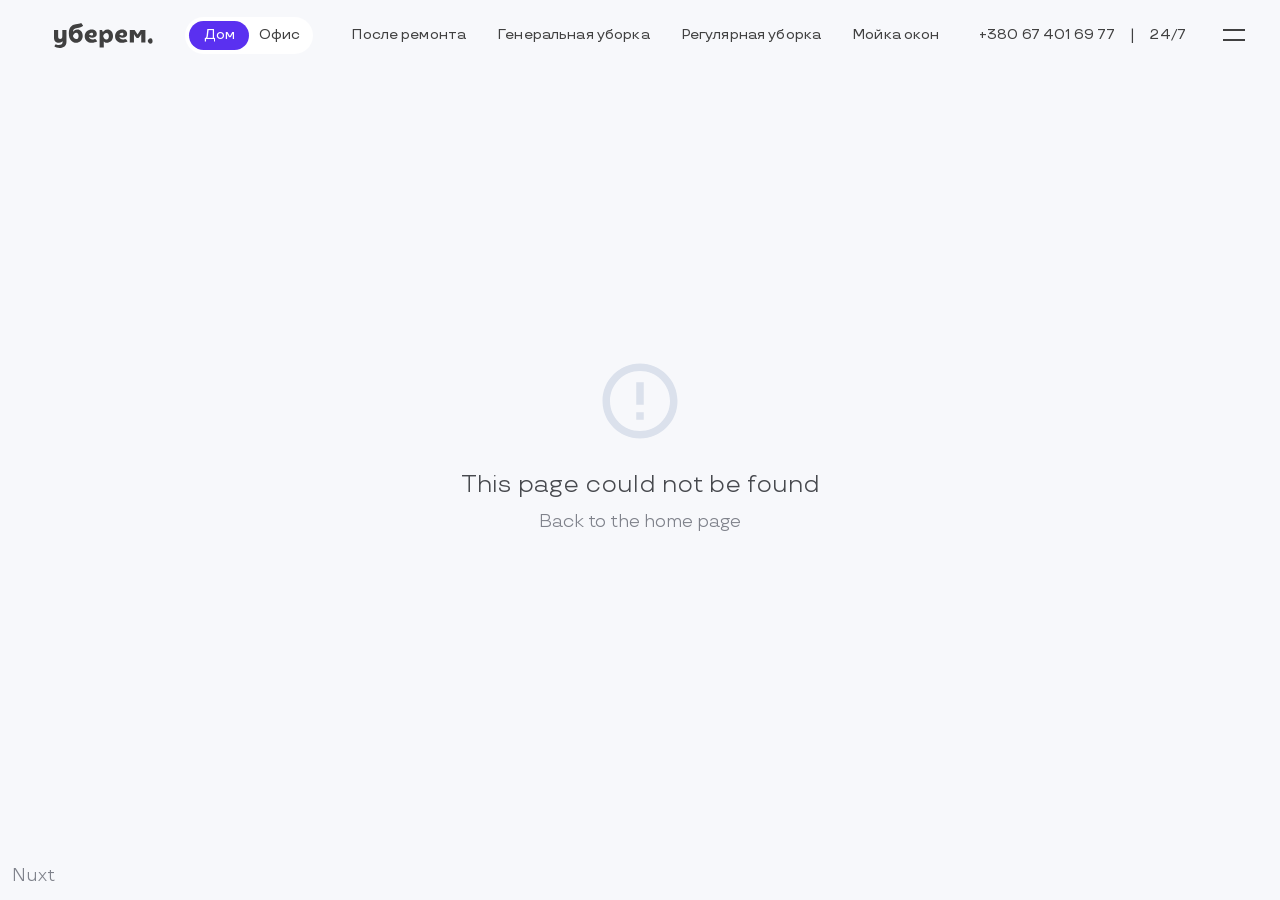
<file: 200.html>
<!doctype html>
<html>

<head>
    <meta data-n-head="1" charset="utf-8"><meta data-n-head="1" name="viewport" content="width=device-width,initial-scale=1,maximum-scale=1,user-scalable=no"><meta data-n-head="1" data-hid="description" name="description" content=""><meta data-n-head="1" name="format-detection" content="telephone=no"><title>redlab</title><link data-n-head="1" rel="icon" type="image/png" href="/icon.png"><link rel="preload" href="/_nuxt/35b1c0f.js" as="script"><link rel="preload" href="/_nuxt/af58a44.js" as="script"><link rel="preload" href="/_nuxt/5d69825.js" as="script"><link rel="preload" href="/_nuxt/a06b39e.js" as="script">
</head>

<body>
    <div id="__nuxt"><style>#nuxt-loading{background:#fff;visibility:hidden;opacity:0;position:absolute;left:0;right:0;top:0;bottom:0;display:flex;justify-content:center;align-items:center;flex-direction:column;animation:nuxtLoadingIn 10s ease;-webkit-animation:nuxtLoadingIn 10s ease;animation-fill-mode:forwards;overflow:hidden}@keyframes nuxtLoadingIn{0%{visibility:hidden;opacity:0}20%{visibility:visible;opacity:0}100%{visibility:visible;opacity:1}}@-webkit-keyframes nuxtLoadingIn{0%{visibility:hidden;opacity:0}20%{visibility:visible;opacity:0}100%{visibility:visible;opacity:1}}#nuxt-loading>div,#nuxt-loading>div:after{border-radius:50%;width:5rem;height:5rem}#nuxt-loading>div{font-size:10px;position:relative;text-indent:-9999em;border:.5rem solid #f5f5f5;border-left:.5rem solid #000;-webkit-transform:translateZ(0);-ms-transform:translateZ(0);transform:translateZ(0);-webkit-animation:nuxtLoading 1.1s infinite linear;animation:nuxtLoading 1.1s infinite linear}#nuxt-loading.error>div{border-left:.5rem solid #ff4500;animation-duration:5s}@-webkit-keyframes nuxtLoading{0%{-webkit-transform:rotate(0);transform:rotate(0)}100%{-webkit-transform:rotate(360deg);transform:rotate(360deg)}}@keyframes nuxtLoading{0%{-webkit-transform:rotate(0);transform:rotate(0)}100%{-webkit-transform:rotate(360deg);transform:rotate(360deg)}}</style> <script>window.addEventListener("error",function(){var e=document.getElementById("nuxt-loading");e&&(e.className+=" error")})</script> <div id="nuxt-loading" aria-live="polite" role="status"><div>Loading...</div></div> </div><script>window.__NUXT__={config:{_app:{basePath:"/",assetsPath:"/_nuxt/",cdnURL:null}},staticAssetsBase:"/_nuxt/static/1724663221"}</script>
<script src="/_nuxt/35b1c0f.js"></script><script src="/_nuxt/af58a44.js"></script><script src="/_nuxt/5d69825.js"></script><script src="/_nuxt/a06b39e.js"></script></body>

</html>
</file>
